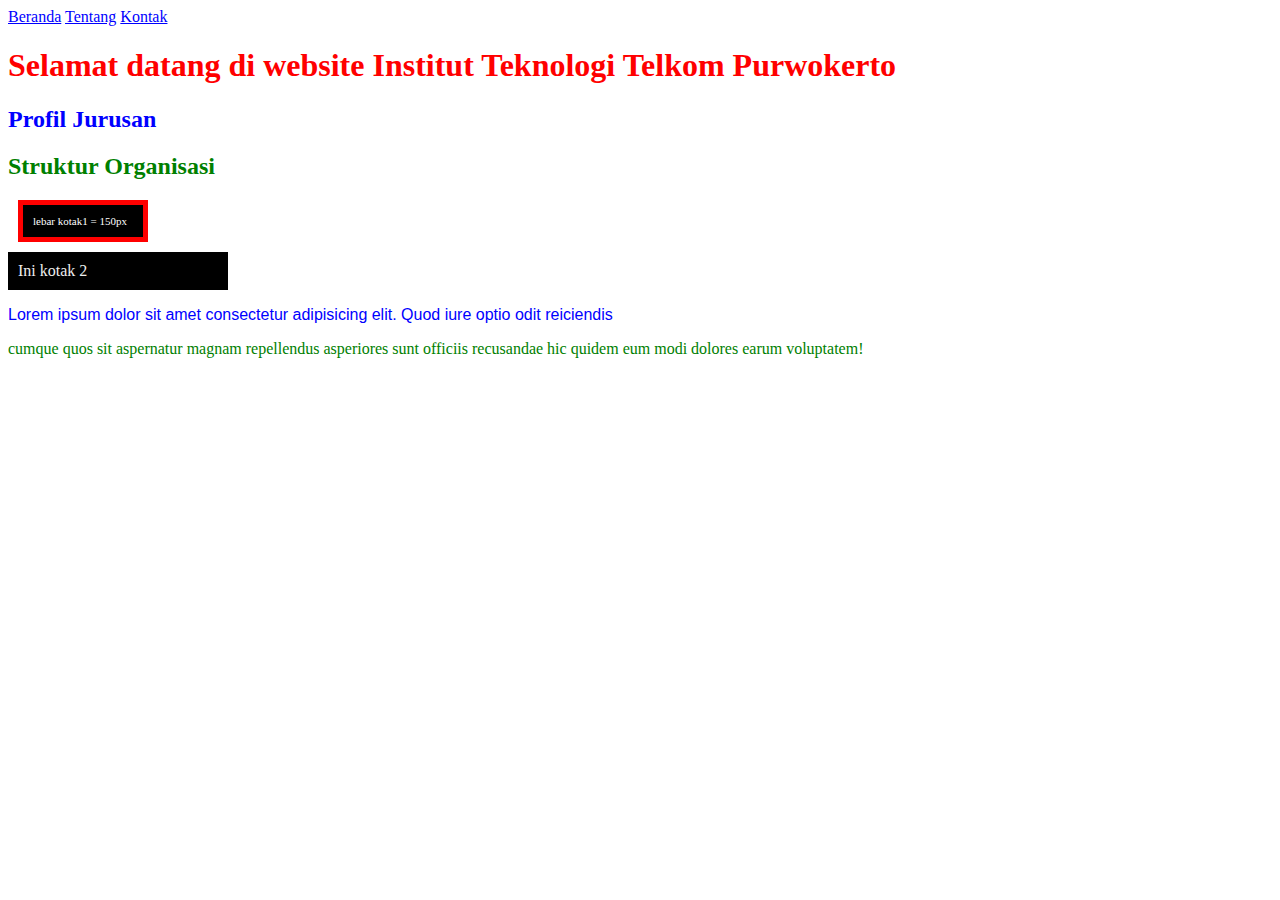
<file: 03_css/index.html>
<!DOCTYPE html>
<html lang="en">
  <head>
    <title>Institut Teknologi Telkom Purwokerto</title>
    <!-- Start CSS -->
    <link rel="stylesheet" href="css/style.css" />
    <!-- End CSS -->
  </head>
  <body>
    <!-- Start Menu -->
    <a href="index.html" title="link menuju Beranda">Beranda</a>
    <a href="about.html" title="link menuju Tentang">Tentang</a>
    <a href="contact.html" title="link menuju Kontak">Kontak</a>
    <!-- End Menu -->

    <!-- Start Heading -->
    <h1>Selamat datang di website Institut Teknologi Telkom Purwokerto</h1>
    <h2 class="biru">Profil Jurusan</h2>
    <h2 class="hijau">Struktur Organisasi</h2>
    <!-- End Heading -->

    <!-- Start Kotak -->
    <div class="kotak1">lebar kotak1 = 150px</div>
    <div class="kotak2">Ini kotak 2</div>
    <!-- End Kotak -->

    <!-- Start Paragraph -->
    <p class="paragraph-sans biru">
      Lorem ipsum dolor sit amet consectetur adipisicing elit. Quod iure optio
      odit reiciendis
    </p>
    <p class="paragraph-serif hijau">
      cumque quos sit aspernatur magnam repellendus asperiores sunt officiis
      recusandae hic quidem eum modi dolores earum voluptatem!
    </p>
    <!-- End Paragraph -->
  </body>
</html>
</file>
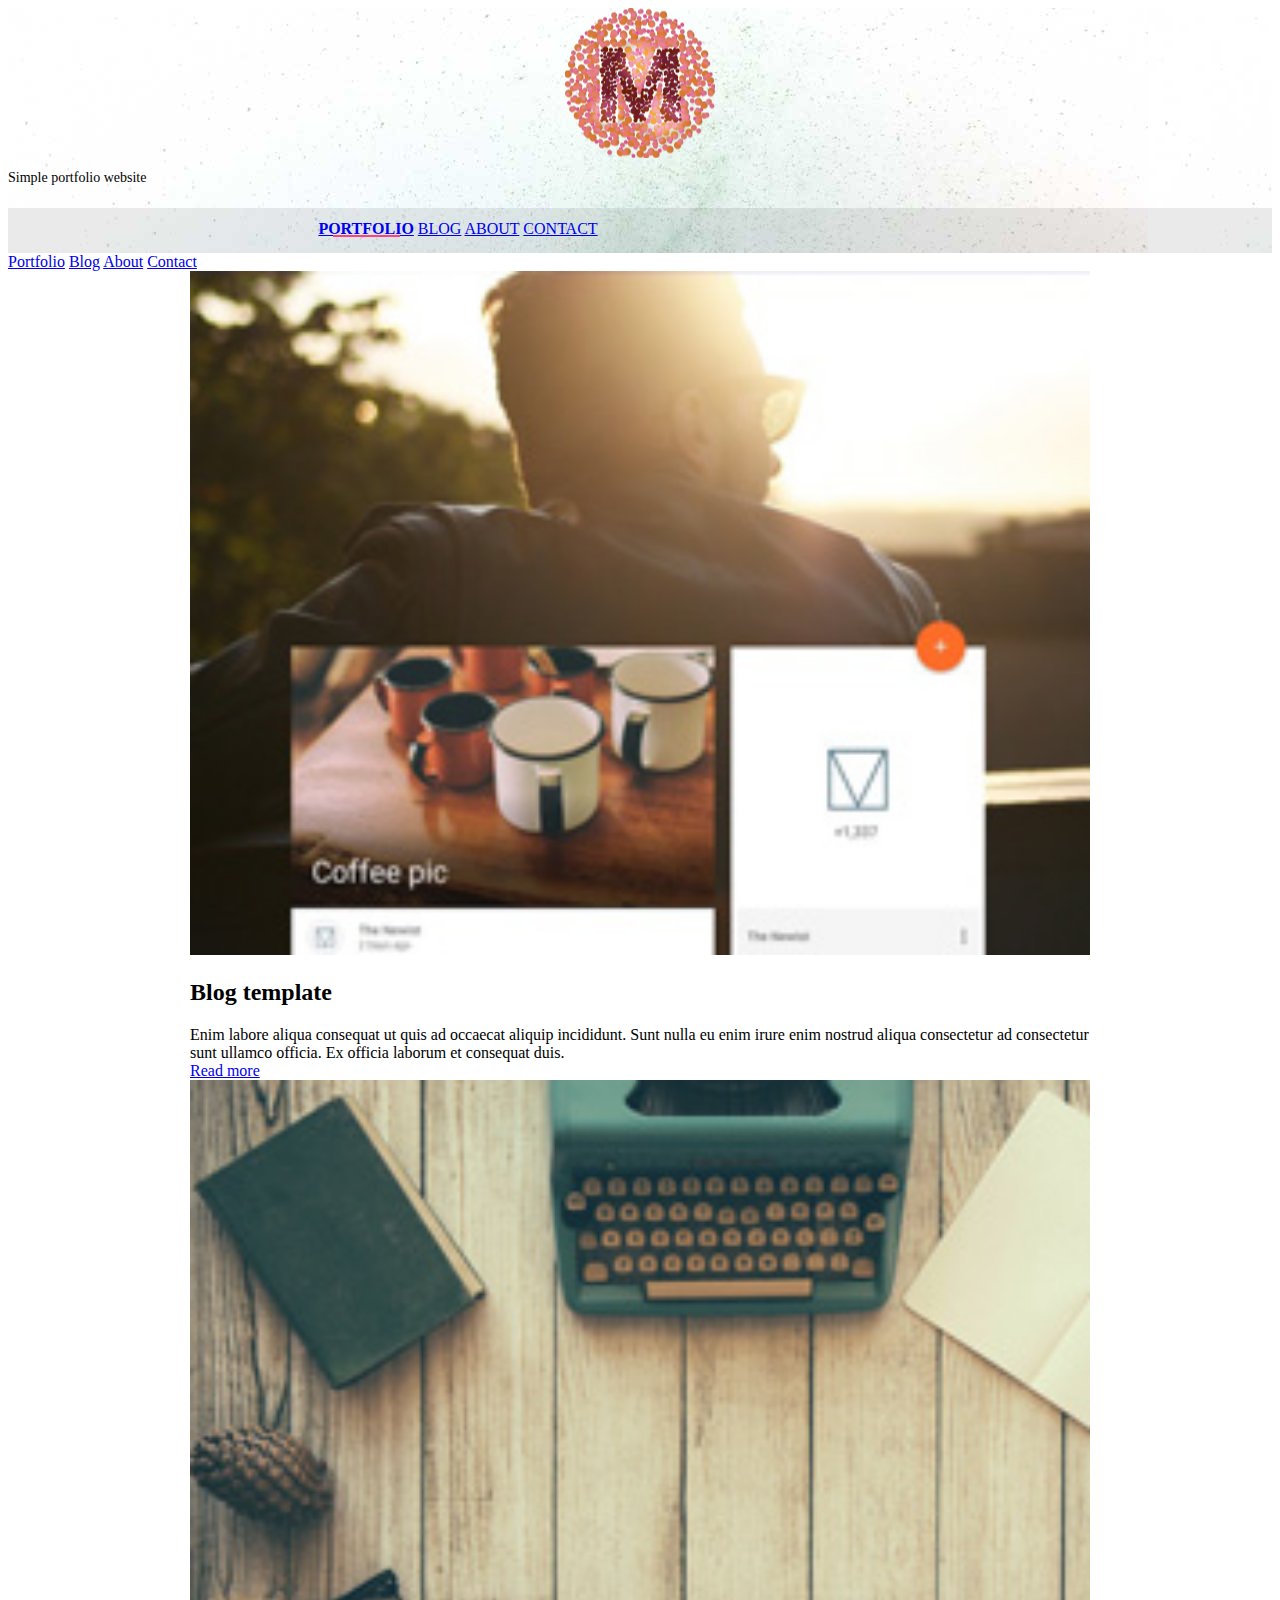
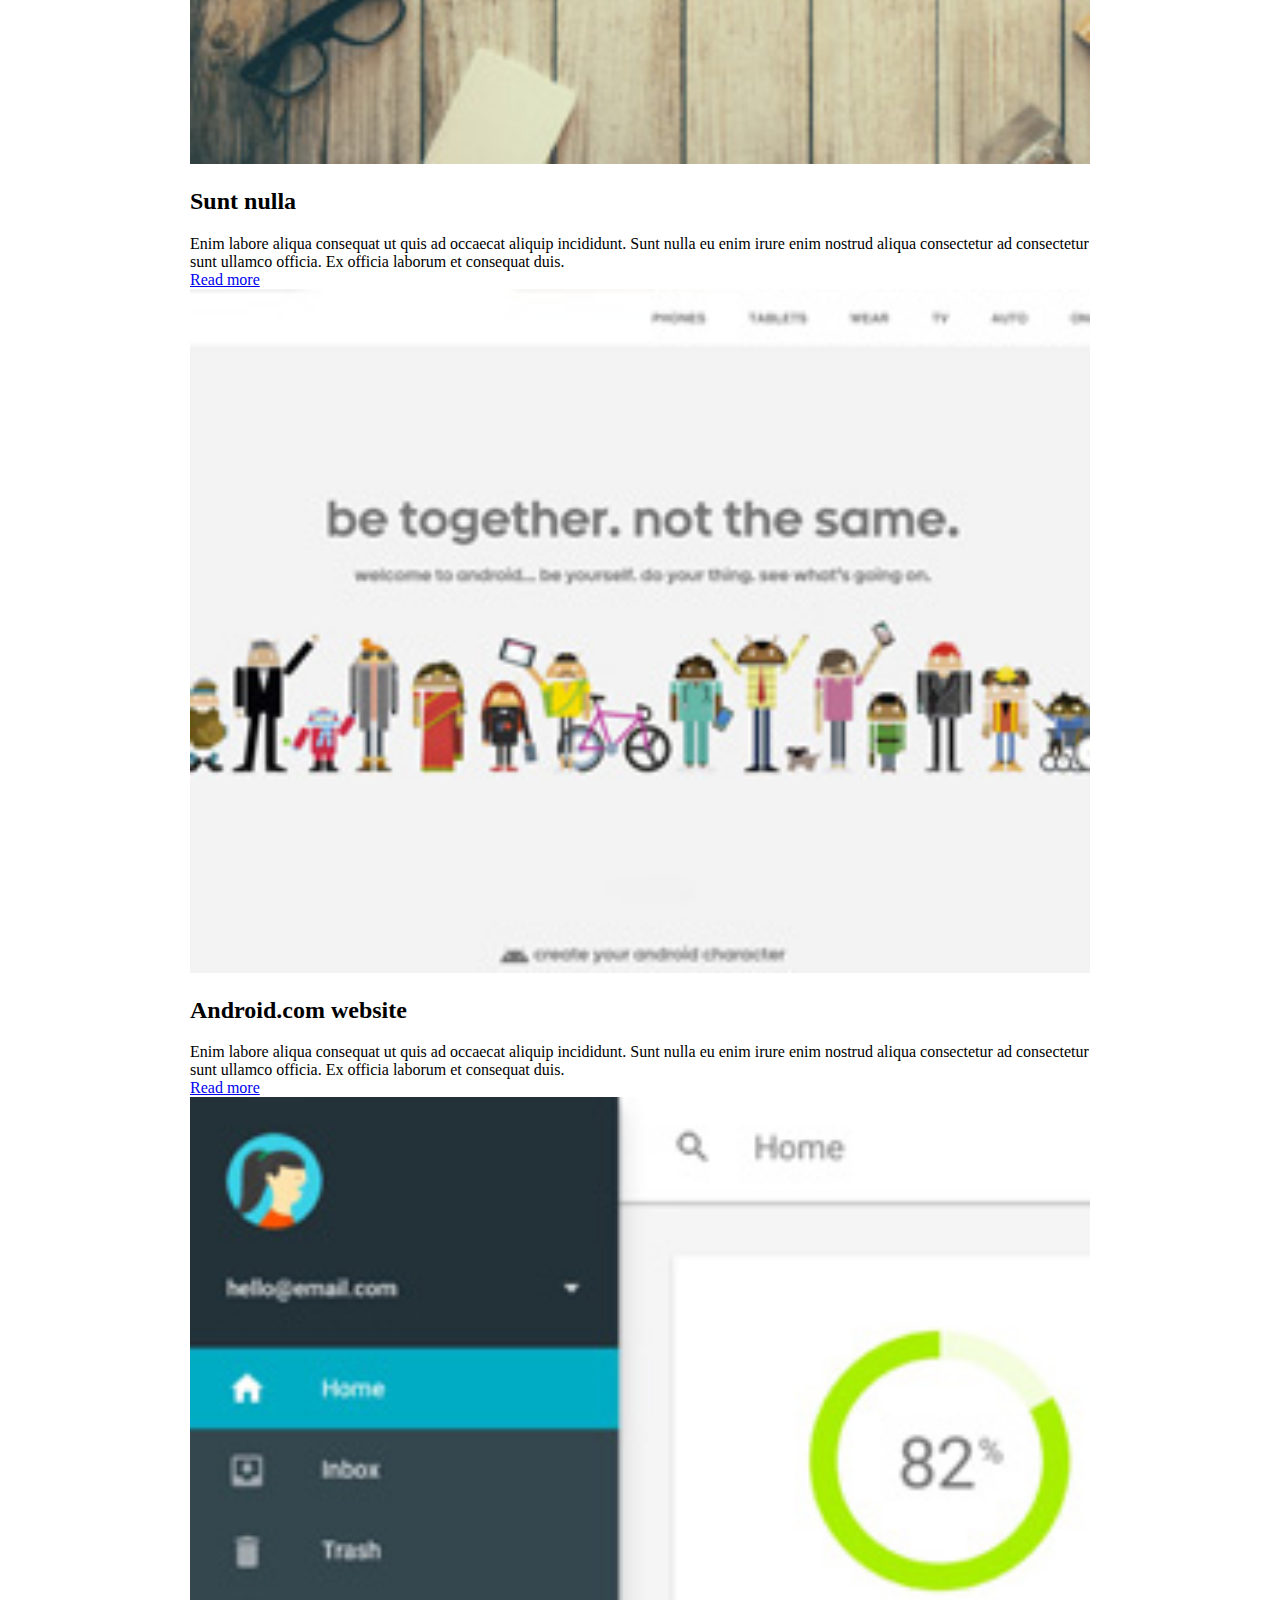
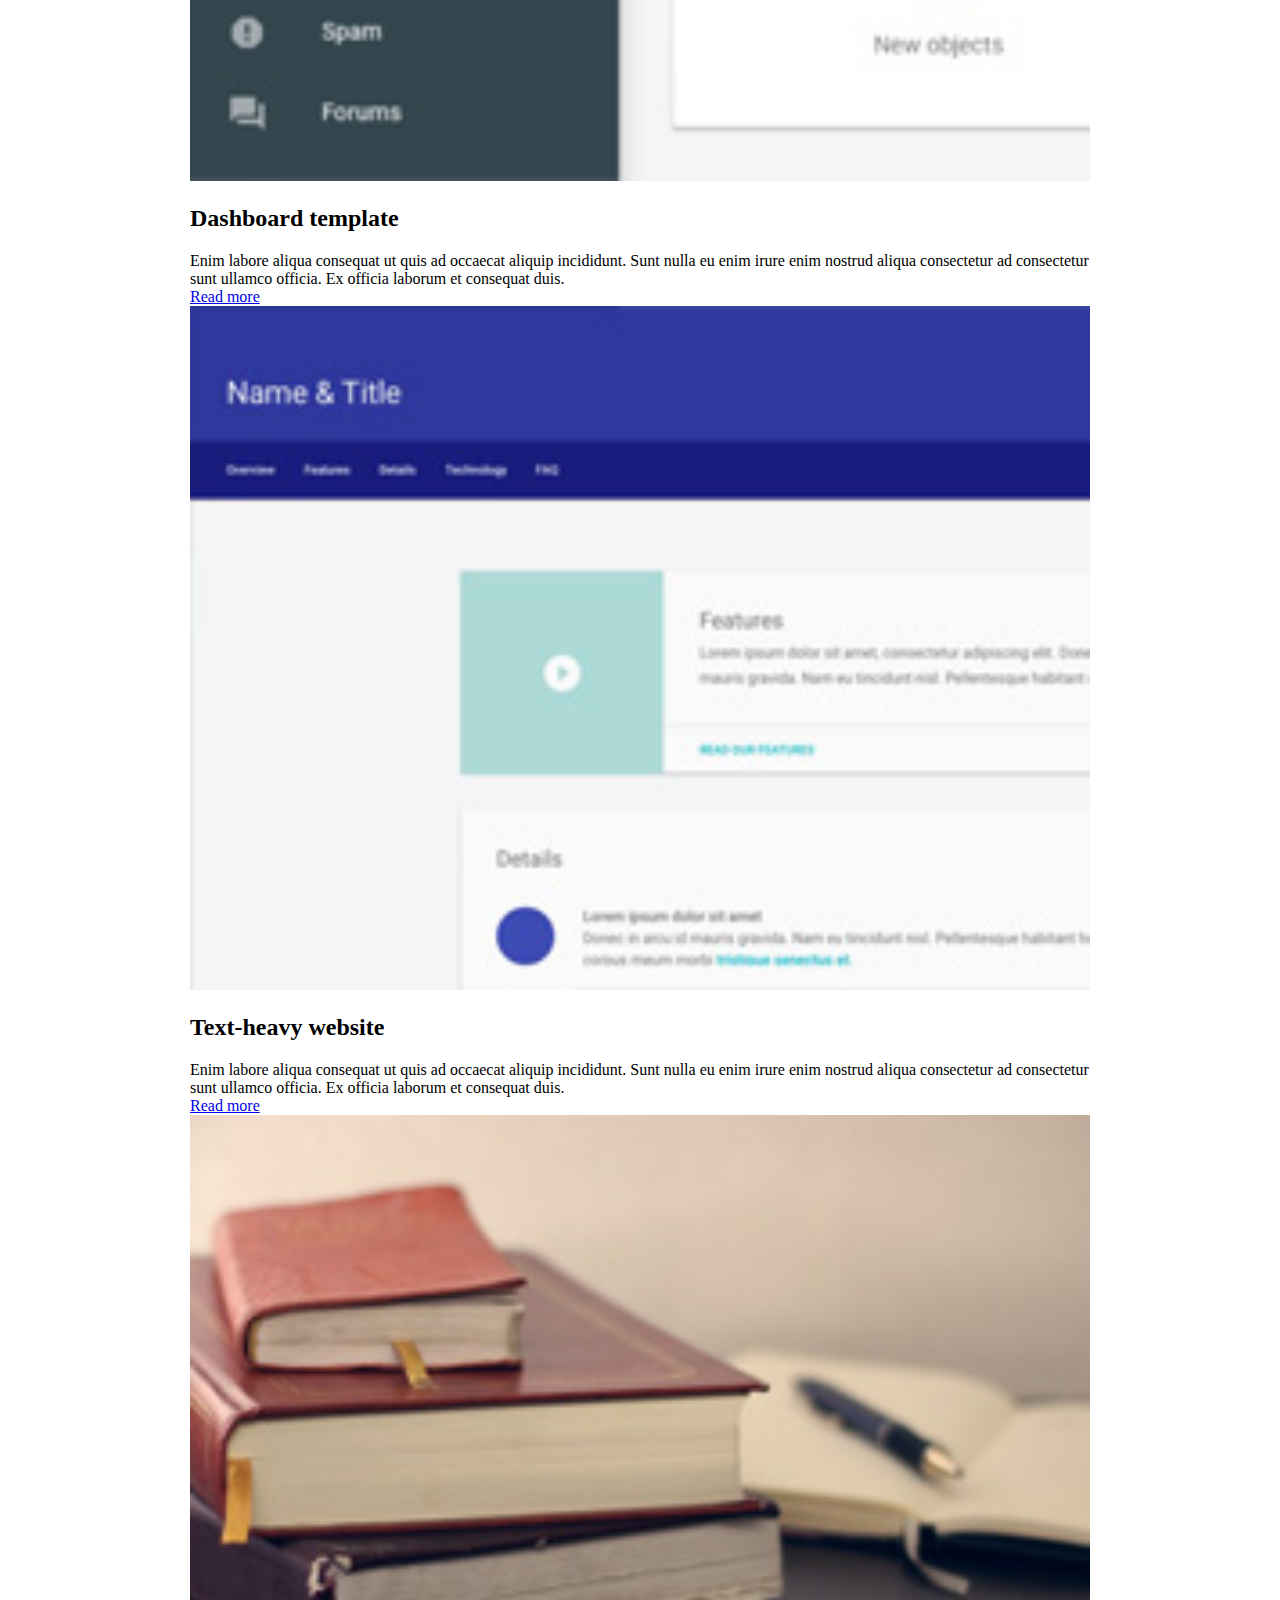
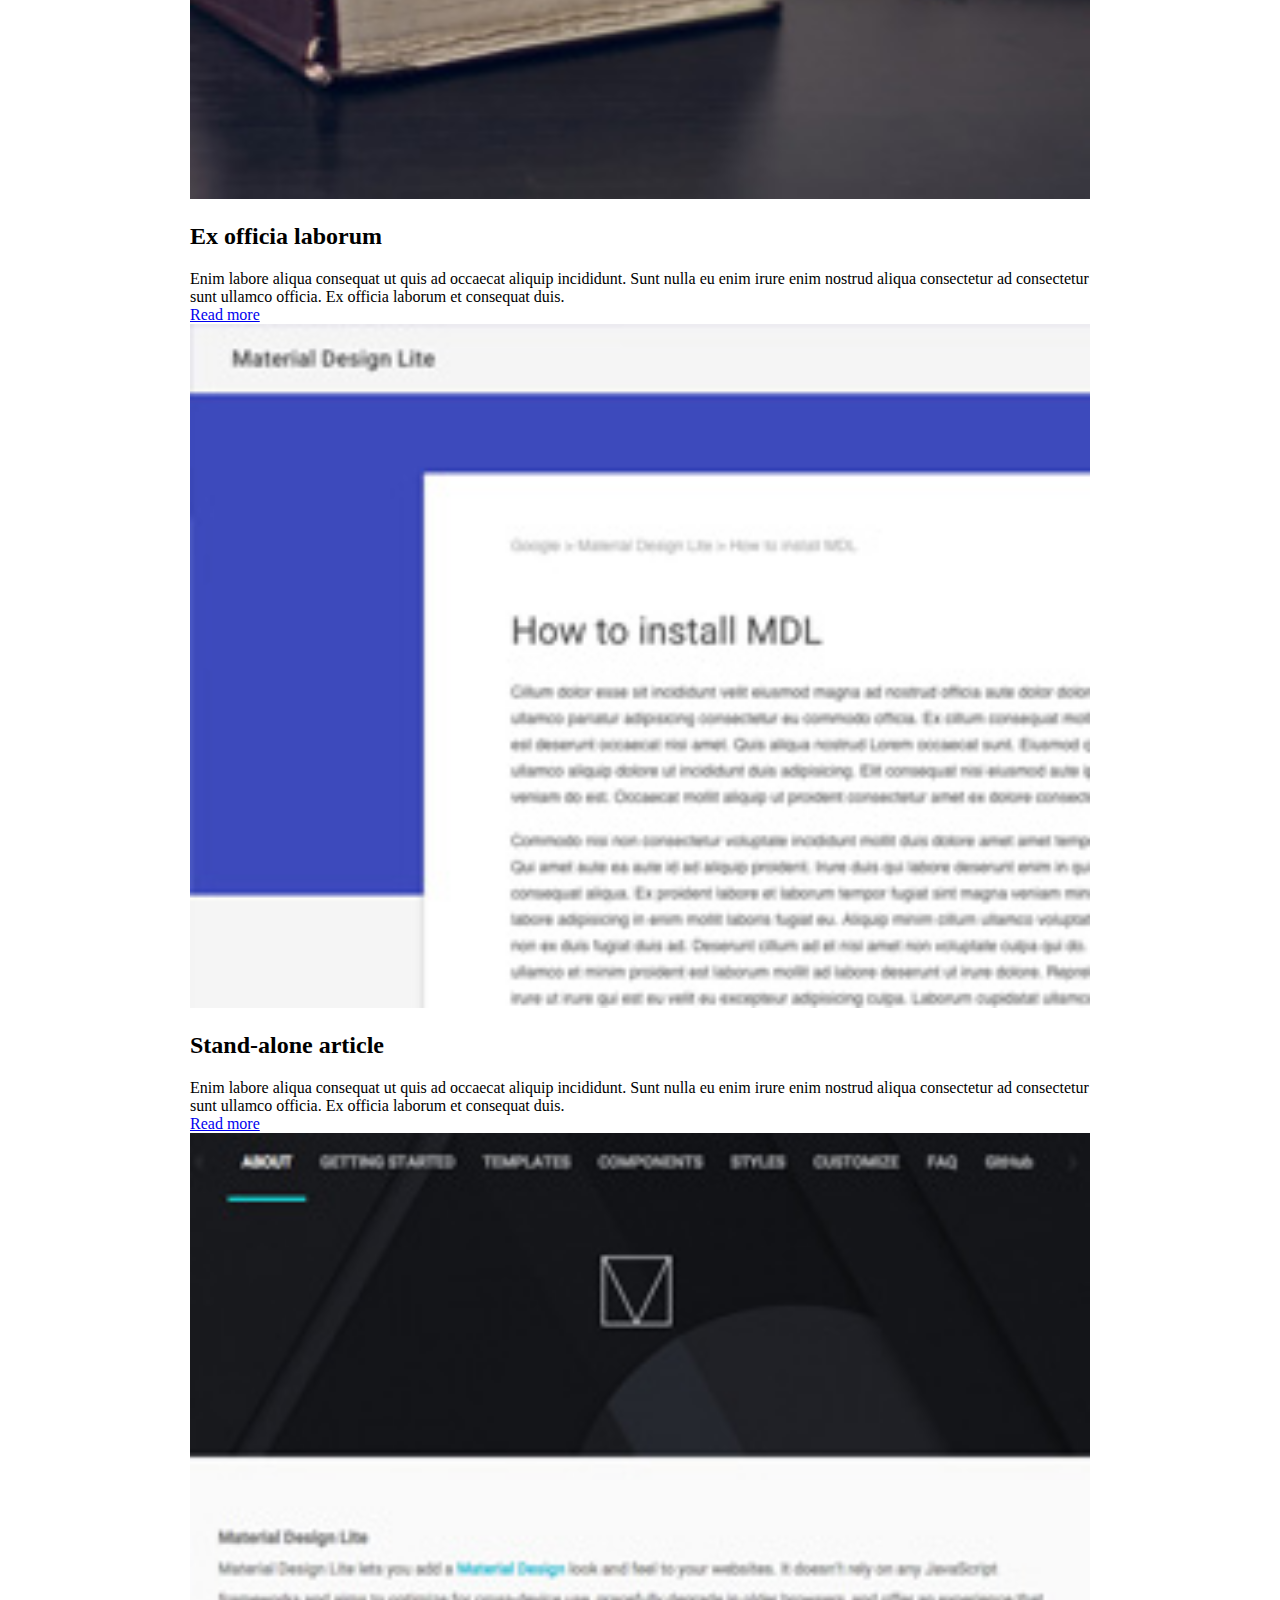
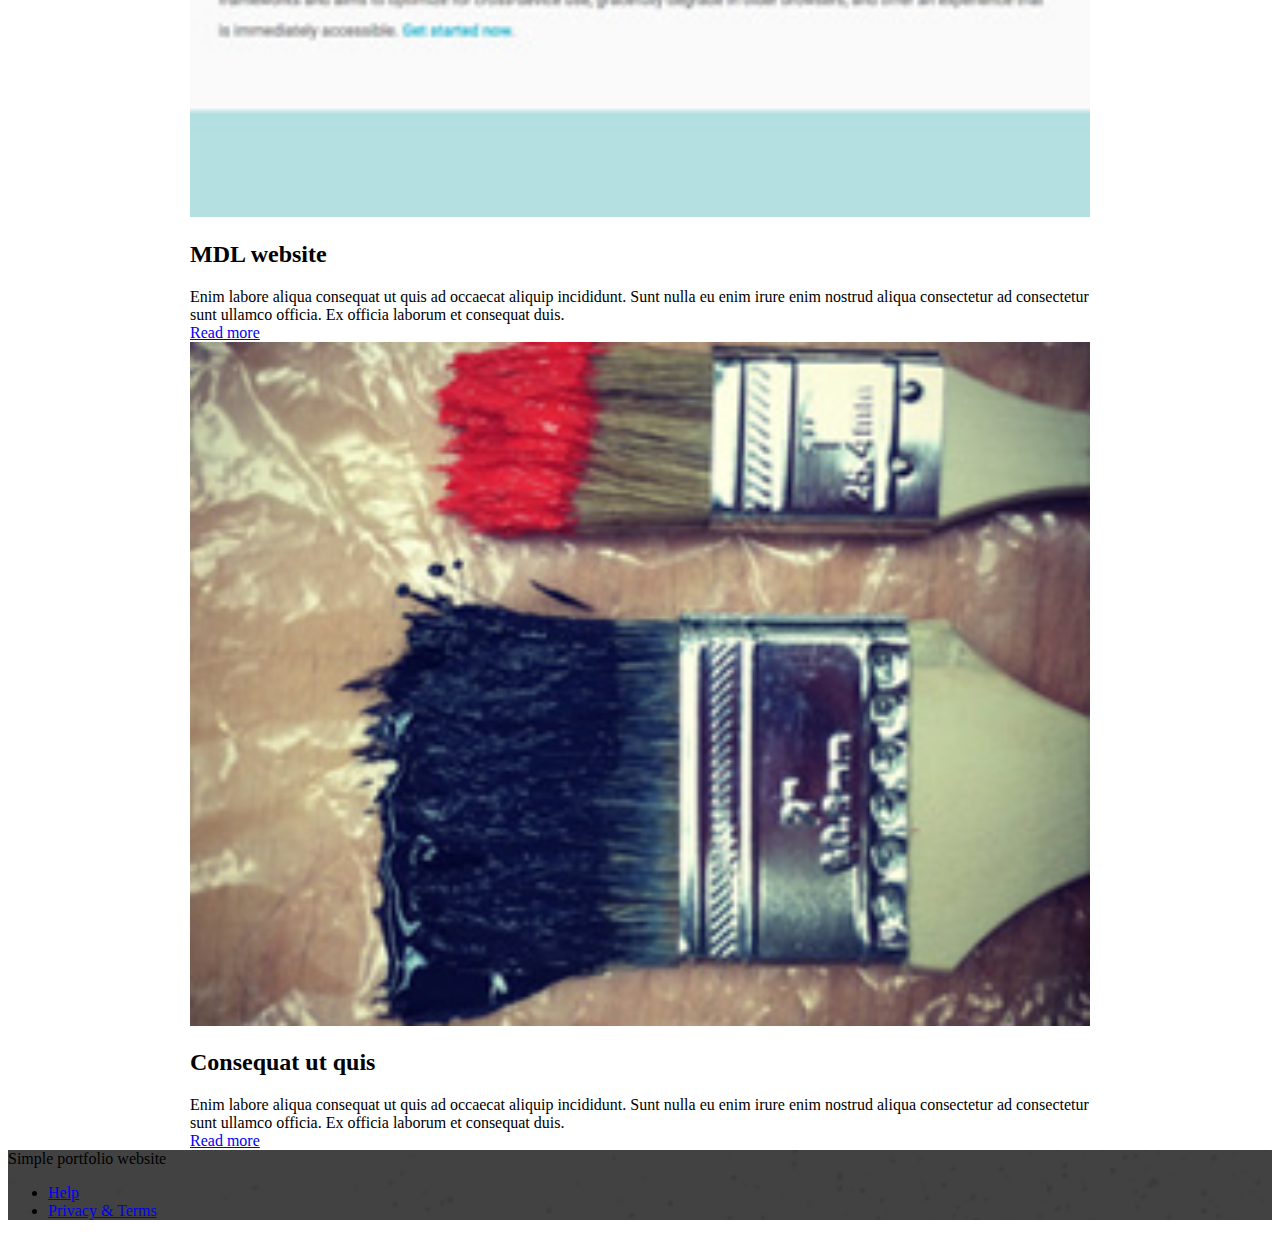
<file: 04_css_framework/google_mdl/index.html>
<!DOCTYPE html>
<!--
  Material Design Lite
  Copyright 2015 Google Inc. All rights reserved.

  Licensed under the Apache License, Version 2.0 (the "License");
  you may not use this file except in compliance with the License.
  You may obtain a copy of the License at

      https://www.apache.org/licenses/LICENSE-2.0

  Unless required by applicable law or agreed to in writing, software
  distributed under the License is distributed on an "AS IS" BASIS,
  WITHOUT WARRANTIES OR CONDITIONS OF ANY KIND, either express or implied.
  See the License for the specific language governing permissions and
  limitations under the License
-->
<html lang="en">
  <head>
    <meta charset="utf-8" />
    <meta http-equiv="X-UA-Compatible" content="IE=edge" />
    <meta
      name="description"
      content="A portfolio template that uses Material Design Lite."
    />
    <meta
      name="viewport"
      content="width=device-width, initial-scale=1.0, minimum-scale=1.0"
    />
    <title>MDL-Static Website</title>
    <link
      rel="stylesheet"
      href="https://fonts.googleapis.com/css?family=Roboto:regular,bold,italic,thin,light,bolditalic,black,medium&amp;lang=en"
    />
    <link
      rel="stylesheet"
      href="https://code.getmdl.io/1.3.0/material.grey-pink.min.css"
    />
    <link rel="stylesheet" href="styles.css" />

    <link
      rel="stylesheet"
      href="https://fonts.googleapis.com/icon?family=Material+Icons"
    />
  </head>

  <body>
    <div class="mdl-layout mdl-js-layout mdl-layout--fixed-header">
      <header
        class="mdl-layout__header mdl-layout__header--waterfall portfolio-header"
      >
        <div class="mdl-layout__header-row portfolio-logo-row">
          <span class="mdl-layout__title">
            <div class="portfolio-logo"></div>
            <span class="mdl-layout__title">Simple portfolio website</span>
          </span>
        </div>
        <div
          class="mdl-layout__header-row portfolio-navigation-row mdl-layout--large-screen-only"
        >
          <nav
            class="mdl-navigation mdl-typography--body-1-force-preferred-font"
          >
            <a class="mdl-navigation__link is-active" href="index.html"
              >Portfolio</a
            >
            <a class="mdl-navigation__link" href="blog.html">Blog</a>
            <a class="mdl-navigation__link" href="about.html">About</a>
            <a class="mdl-navigation__link" href="contact.html">Contact</a>
          </nav>
        </div>
      </header>
      <div class="mdl-layout__drawer mdl-layout--small-screen-only">
        <nav class="mdl-navigation mdl-typography--body-1-force-preferred-font">
          <a class="mdl-navigation__link is-active" href="index.html"
            >Portfolio</a
          >
          <a class="mdl-navigation__link" href="blog.html">Blog</a>
          <a class="mdl-navigation__link" href="about.html">About</a>
          <a class="mdl-navigation__link" href="contact.html">Contact</a>
        </nav>
      </div>
      <main class="mdl-layout__content">
        <div class="mdl-grid portfolio-max-width">
          <div class="mdl-cell mdl-card mdl-shadow--4dp portfolio-card">
            <div class="mdl-card__media">
              <img
                class="article-image"
                src=" images/example-work01.jpg"
                border="0"
                alt=""
              />
            </div>
            <div class="mdl-card__title">
              <h2 class="mdl-card__title-text">Blog template</h2>
            </div>
            <div class="mdl-card__supporting-text">
              Enim labore aliqua consequat ut quis ad occaecat aliquip
              incididunt. Sunt nulla eu enim irure enim nostrud aliqua
              consectetur ad consectetur sunt ullamco officia. Ex officia
              laborum et consequat duis.
            </div>
            <div class="mdl-card__actions mdl-card--border">
              <a
                class="mdl-button mdl-button--colored mdl-js-button mdl-js-ripple-effect mdl-button--accent"
                href="portfolio-example01.html"
                >Read more</a
              >
            </div>
          </div>
          <div class="mdl-cell mdl-card mdl-shadow--4dp portfolio-card">
            <div class="mdl-card__media">
              <img
                class="article-image"
                src=" images/example-work07.jpg"
                border="0"
                alt=""
              />
            </div>
            <div class="mdl-card__title">
              <h2 class="mdl-card__title-text">Sunt nulla</h2>
            </div>
            <div class="mdl-card__supporting-text">
              Enim labore aliqua consequat ut quis ad occaecat aliquip
              incididunt. Sunt nulla eu enim irure enim nostrud aliqua
              consectetur ad consectetur sunt ullamco officia. Ex officia
              laborum et consequat duis.
            </div>
            <div class="mdl-card__actions mdl-card--border">
              <a
                class="mdl-button mdl-button--colored mdl-js-button mdl-js-ripple-effect mdl-button--accent"
                href="portfolio-example01.html"
                >Read more</a
              >
            </div>
          </div>
          <div class="mdl-cell mdl-card mdl-shadow--4dp portfolio-card">
            <div class="mdl-card__media">
              <img
                class="article-image"
                src=" images/example-work02.jpg"
                border="0"
                alt=""
              />
            </div>
            <div class="mdl-card__title">
              <h2 class="mdl-card__title-text">Android.com website</h2>
            </div>
            <div class="mdl-card__supporting-text">
              Enim labore aliqua consequat ut quis ad occaecat aliquip
              incididunt. Sunt nulla eu enim irure enim nostrud aliqua
              consectetur ad consectetur sunt ullamco officia. Ex officia
              laborum et consequat duis.
            </div>
            <div class="mdl-card__actions mdl-card--border">
              <a
                class="mdl-button mdl-button--colored mdl-js-button mdl-js-ripple-effect mdl-button--accent"
                href="portfolio-example01.html"
                >Read more</a
              >
            </div>
          </div>
          <div class="mdl-cell mdl-card mdl-shadow--4dp portfolio-card">
            <div class="mdl-card__media">
              <img
                class="article-image"
                src=" images/example-work03.jpg"
                border="0"
                alt=""
              />
            </div>
            <div class="mdl-card__title">
              <h2 class="mdl-card__title-text">Dashboard template</h2>
            </div>
            <div class="mdl-card__supporting-text">
              Enim labore aliqua consequat ut quis ad occaecat aliquip
              incididunt. Sunt nulla eu enim irure enim nostrud aliqua
              consectetur ad consectetur sunt ullamco officia. Ex officia
              laborum et consequat duis.
            </div>
            <div class="mdl-card__actions mdl-card--border">
              <a
                class="mdl-button mdl-button--colored mdl-js-button mdl-js-ripple-effect mdl-button--accent"
                href="portfolio-example01.html"
                >Read more</a
              >
            </div>
          </div>
          <div class="mdl-cell mdl-card mdl-shadow--4dp portfolio-card">
            <div class="mdl-card__media">
              <img
                class="article-image"
                src=" images/example-work04.jpg"
                border="0"
                alt=""
              />
            </div>
            <div class="mdl-card__title">
              <h2 class="mdl-card__title-text">Text-heavy website</h2>
            </div>
            <div class="mdl-card__supporting-text">
              Enim labore aliqua consequat ut quis ad occaecat aliquip
              incididunt. Sunt nulla eu enim irure enim nostrud aliqua
              consectetur ad consectetur sunt ullamco officia. Ex officia
              laborum et consequat duis.
            </div>
            <div class="mdl-card__actions mdl-card--border">
              <a
                class="mdl-button mdl-button--colored mdl-js-button mdl-js-ripple-effect mdl-button--accent"
                href="portfolio-example01.html"
                >Read more</a
              >
            </div>
          </div>
          <div class="mdl-cell mdl-card mdl-shadow--4dp portfolio-card">
            <div class="mdl-card__media">
              <img
                class="article-image"
                src=" images/example-work08.jpg"
                border="0"
                alt=""
              />
            </div>
            <div class="mdl-card__title">
              <h2 class="mdl-card__title-text">Ex officia laborum</h2>
            </div>
            <div class="mdl-card__supporting-text">
              Enim labore aliqua consequat ut quis ad occaecat aliquip
              incididunt. Sunt nulla eu enim irure enim nostrud aliqua
              consectetur ad consectetur sunt ullamco officia. Ex officia
              laborum et consequat duis.
            </div>
            <div class="mdl-card__actions mdl-card--border">
              <a
                class="mdl-button mdl-button--colored mdl-js-button mdl-js-ripple-effect mdl-button--accent"
                href="portfolio-example01.html"
                >Read more</a
              >
            </div>
          </div>
          <div class="mdl-cell mdl-card mdl-shadow--4dp portfolio-card">
            <div class="mdl-card__media">
              <img
                class="article-image"
                src=" images/example-work05.jpg"
                border="0"
                alt=""
              />
            </div>
            <div class="mdl-card__title">
              <h2 class="mdl-card__title-text">Stand-alone article</h2>
            </div>
            <div class="mdl-card__supporting-text">
              Enim labore aliqua consequat ut quis ad occaecat aliquip
              incididunt. Sunt nulla eu enim irure enim nostrud aliqua
              consectetur ad consectetur sunt ullamco officia. Ex officia
              laborum et consequat duis.
            </div>
            <div class="mdl-card__actions mdl-card--border">
              <a
                class="mdl-button mdl-button--colored mdl-js-button mdl-js-ripple-effect mdl-button--accent"
                href="portfolio-example01.html"
                >Read more</a
              >
            </div>
          </div>
          <div class="mdl-cell mdl-card mdl-shadow--4dp portfolio-card">
            <div class="mdl-card__media">
              <img
                class="article-image"
                src=" images/example-work06.jpg"
                border="0"
                alt=""
              />
            </div>
            <div class="mdl-card__title">
              <h2 class="mdl-card__title-text">MDL website</h2>
            </div>
            <div class="mdl-card__supporting-text">
              Enim labore aliqua consequat ut quis ad occaecat aliquip
              incididunt. Sunt nulla eu enim irure enim nostrud aliqua
              consectetur ad consectetur sunt ullamco officia. Ex officia
              laborum et consequat duis.
            </div>
            <div class="mdl-card__actions mdl-card--border">
              <a
                class="mdl-button mdl-button--colored mdl-js-button mdl-js-ripple-effect mdl-button--accent"
                href="portfolio-example01.html"
                >Read more</a
              >
            </div>
          </div>
          <div class="mdl-cell mdl-card mdl-shadow--4dp portfolio-card">
            <div class="mdl-card__media">
              <img
                class="article-image"
                src=" images/example-work09.jpg"
                border="0"
                alt=""
              />
            </div>
            <div class="mdl-card__title">
              <h2 class="mdl-card__title-text">Consequat ut quis</h2>
            </div>
            <div class="mdl-card__supporting-text">
              Enim labore aliqua consequat ut quis ad occaecat aliquip
              incididunt. Sunt nulla eu enim irure enim nostrud aliqua
              consectetur ad consectetur sunt ullamco officia. Ex officia
              laborum et consequat duis.
            </div>
            <div class="mdl-card__actions mdl-card--border">
              <a
                class="mdl-button mdl-button--colored mdl-js-button mdl-js-ripple-effect mdl-button--accent"
                href="portfolio-example01.html"
                >Read more</a
              >
            </div>
          </div>
        </div>
        <footer class="mdl-mini-footer">
          <div class="mdl-mini-footer__left-section">
            <div class="mdl-logo">Simple portfolio website</div>
          </div>
          <div class="mdl-mini-footer__right-section">
            <ul class="mdl-mini-footer__link-list">
              <li><a href="#">Help</a></li>
              <li><a href="#">Privacy & Terms</a></li>
            </ul>
          </div>
        </footer>
      </main>
    </div>
    <script src="https://code.getmdl.io/1.3.0/material.min.js"></script>
  </body>
</html>
</file>
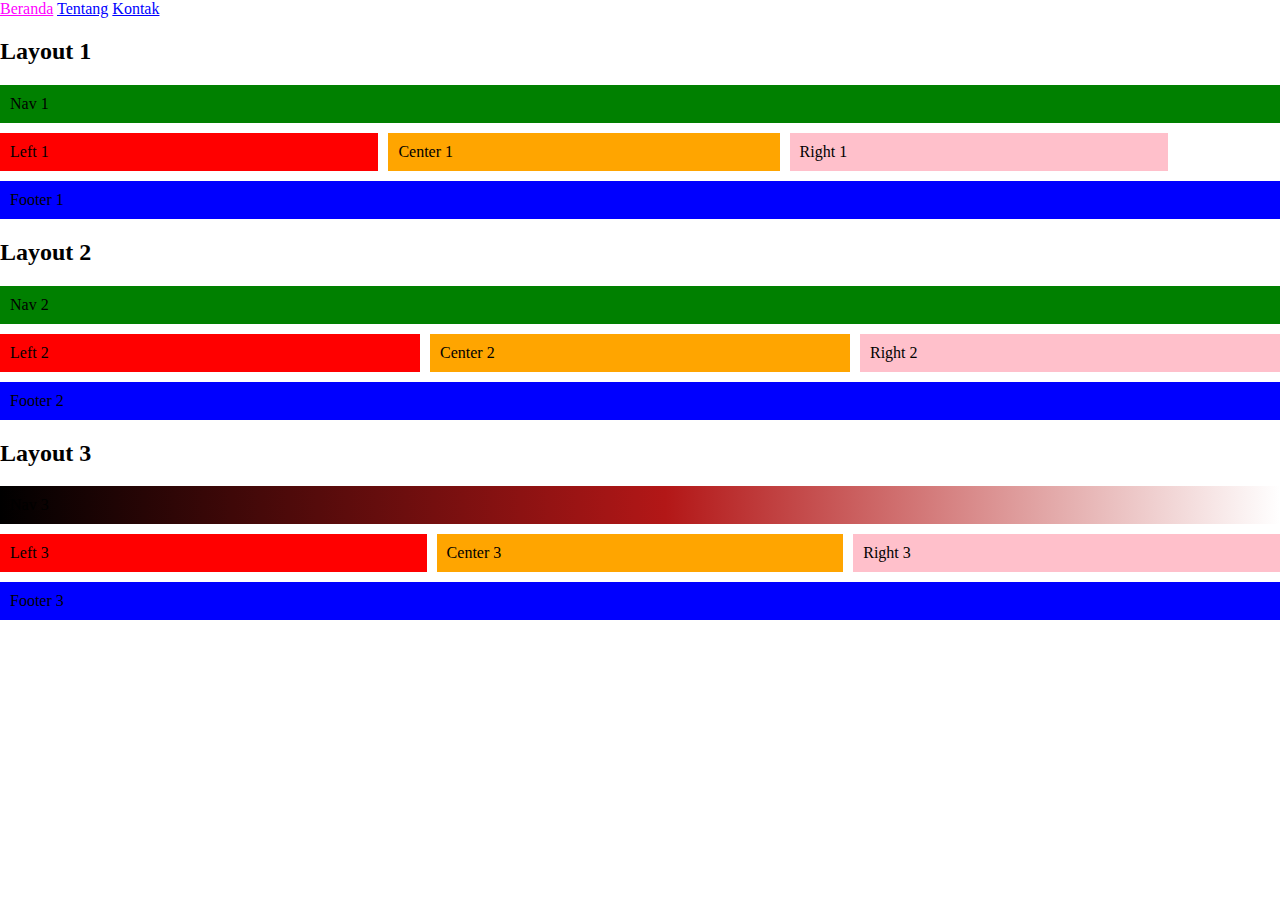
<file: 03_css/about.html>
<!DOCTYPE html>
<html lang="en">
  <head>
    <title>Institut Teknologi Telkom Purwokerto</title>
    <!-- Start CSS -->
    <link rel="stylesheet" href="css/style.css" />
    <link rel="stylesheet" href="css/layout.css" />
    <!-- End CSS -->
  </head>
  <body>
    <!-- Start Menu -->
    <a href="index.html" title="link menuju Beranda">Beranda</a>
    <a href="about.html" title="link menuju Tentang">Tentang</a>
    <a href="contact.html" title="link menuju Kontak">Kontak</a>
    <!-- End Menu -->

    <!-- Start Layout 1 -->
    <h2>Layout 1</h2>
    <nav class="nav-1 bghijau">Nav 1</nav>
    <main class="main-1">
      <section class="left-1 bgmerah">Left 1</section>
      <section class="center-1 bgorange">Center 1</section>
      <section class="right-1 bgpink">Right 1</section>
    </main>
    <footer class="footer-1 bgbiru">Footer 1</footer>
    <!-- End Layout 1 -->

    <!-- Start Layout 2 -->
    <h2>Layout 2</h2>
    <nav class="nav-2 bghijau">Nav 2</nav>
    <main class="main-2">
      <section class="left-2 bgmerah">Left 2</section>
      <section class="center-2 bgorange">Center 2</section>
      <section class="right-2 bgpink">Right 2</section>
    </main>
    <footer class="footer-2 bgbiru">Footer 2</footer>
    <!-- End Layout 2 -->

    <!-- Start Layout 3 -->
    <h2>Layout 3</h2>
    <nav class="nav-3 bgcool">Nav 3</nav>
    <main class="main-3">
      <section class="left-3 bgmerah">Left 3</section>
      <section class="center-3 bgorange">Center 3</section>
      <section class="right-3 bgpink">Right 3</section>
    </main>
    <footer class="footer-3 bgbiru">Footer 3</footer>
    <!-- End Layout 3 -->
  </body>
</html>
</file>
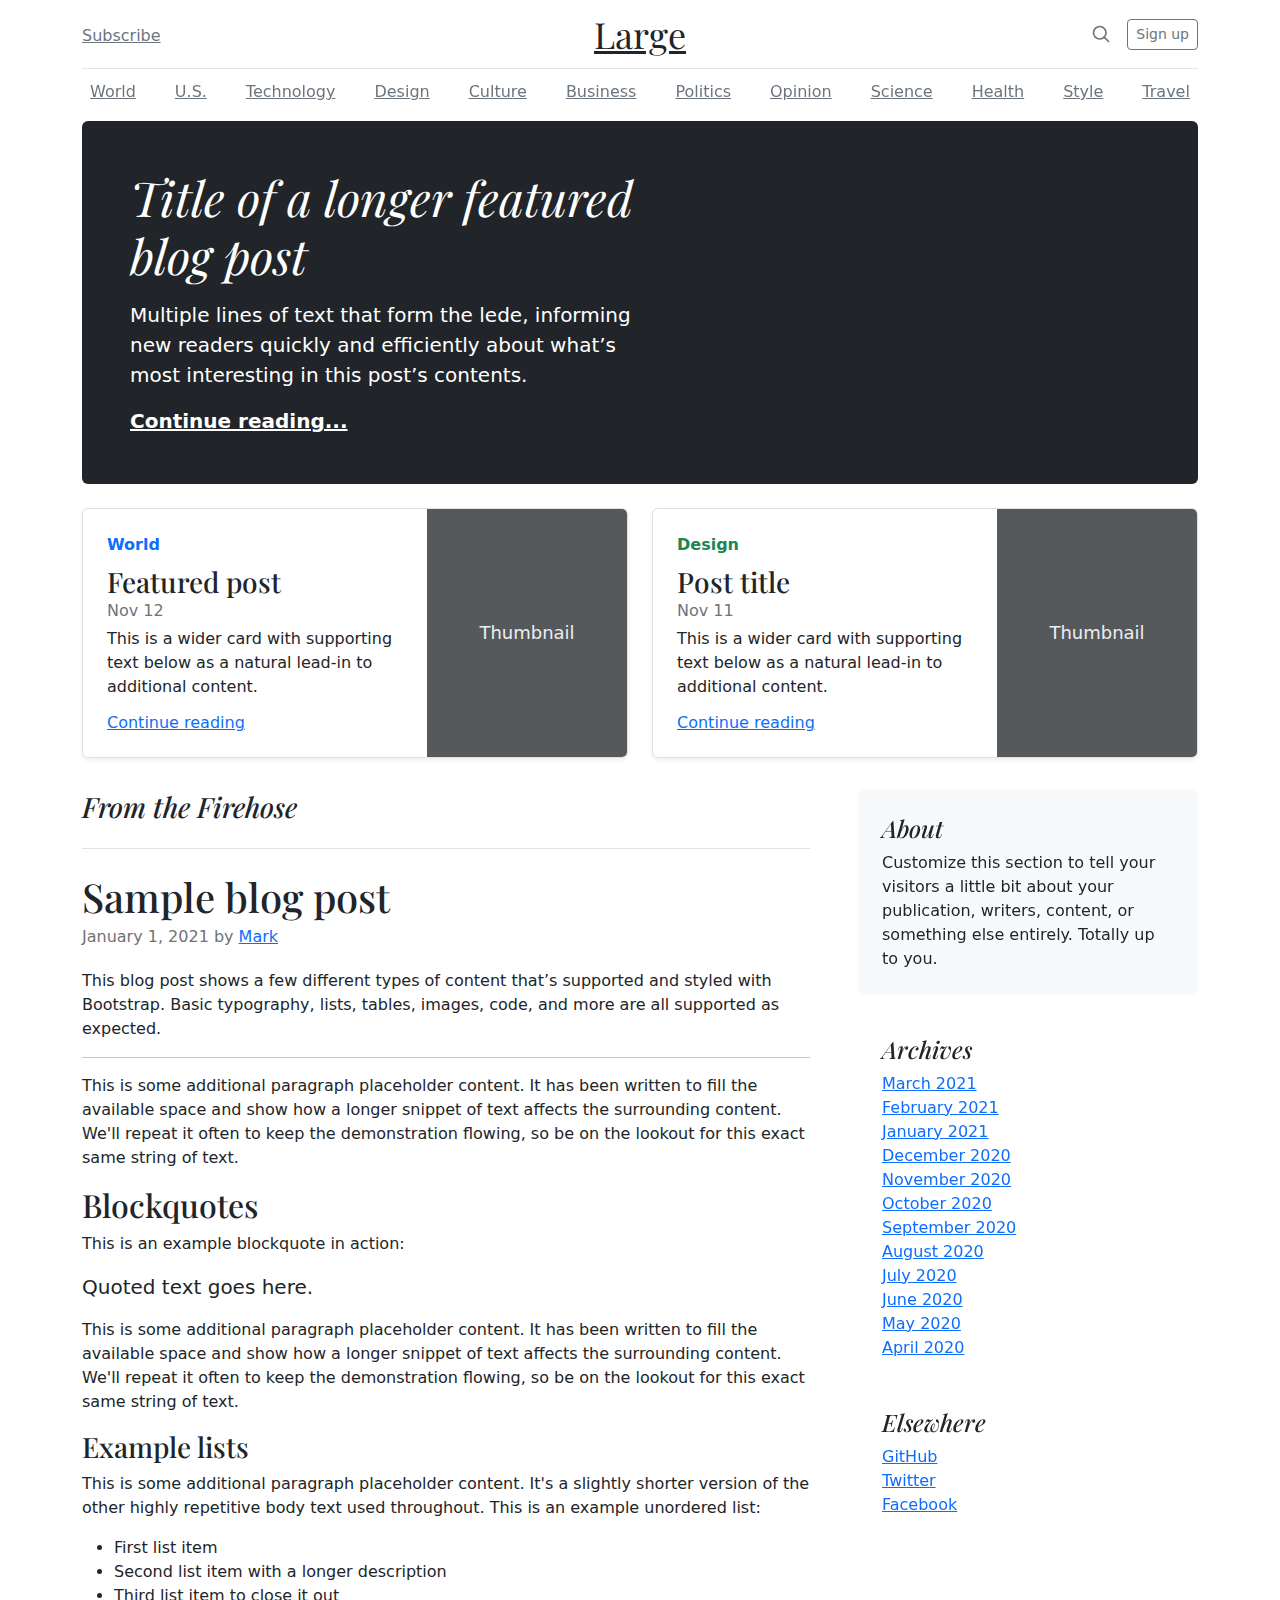
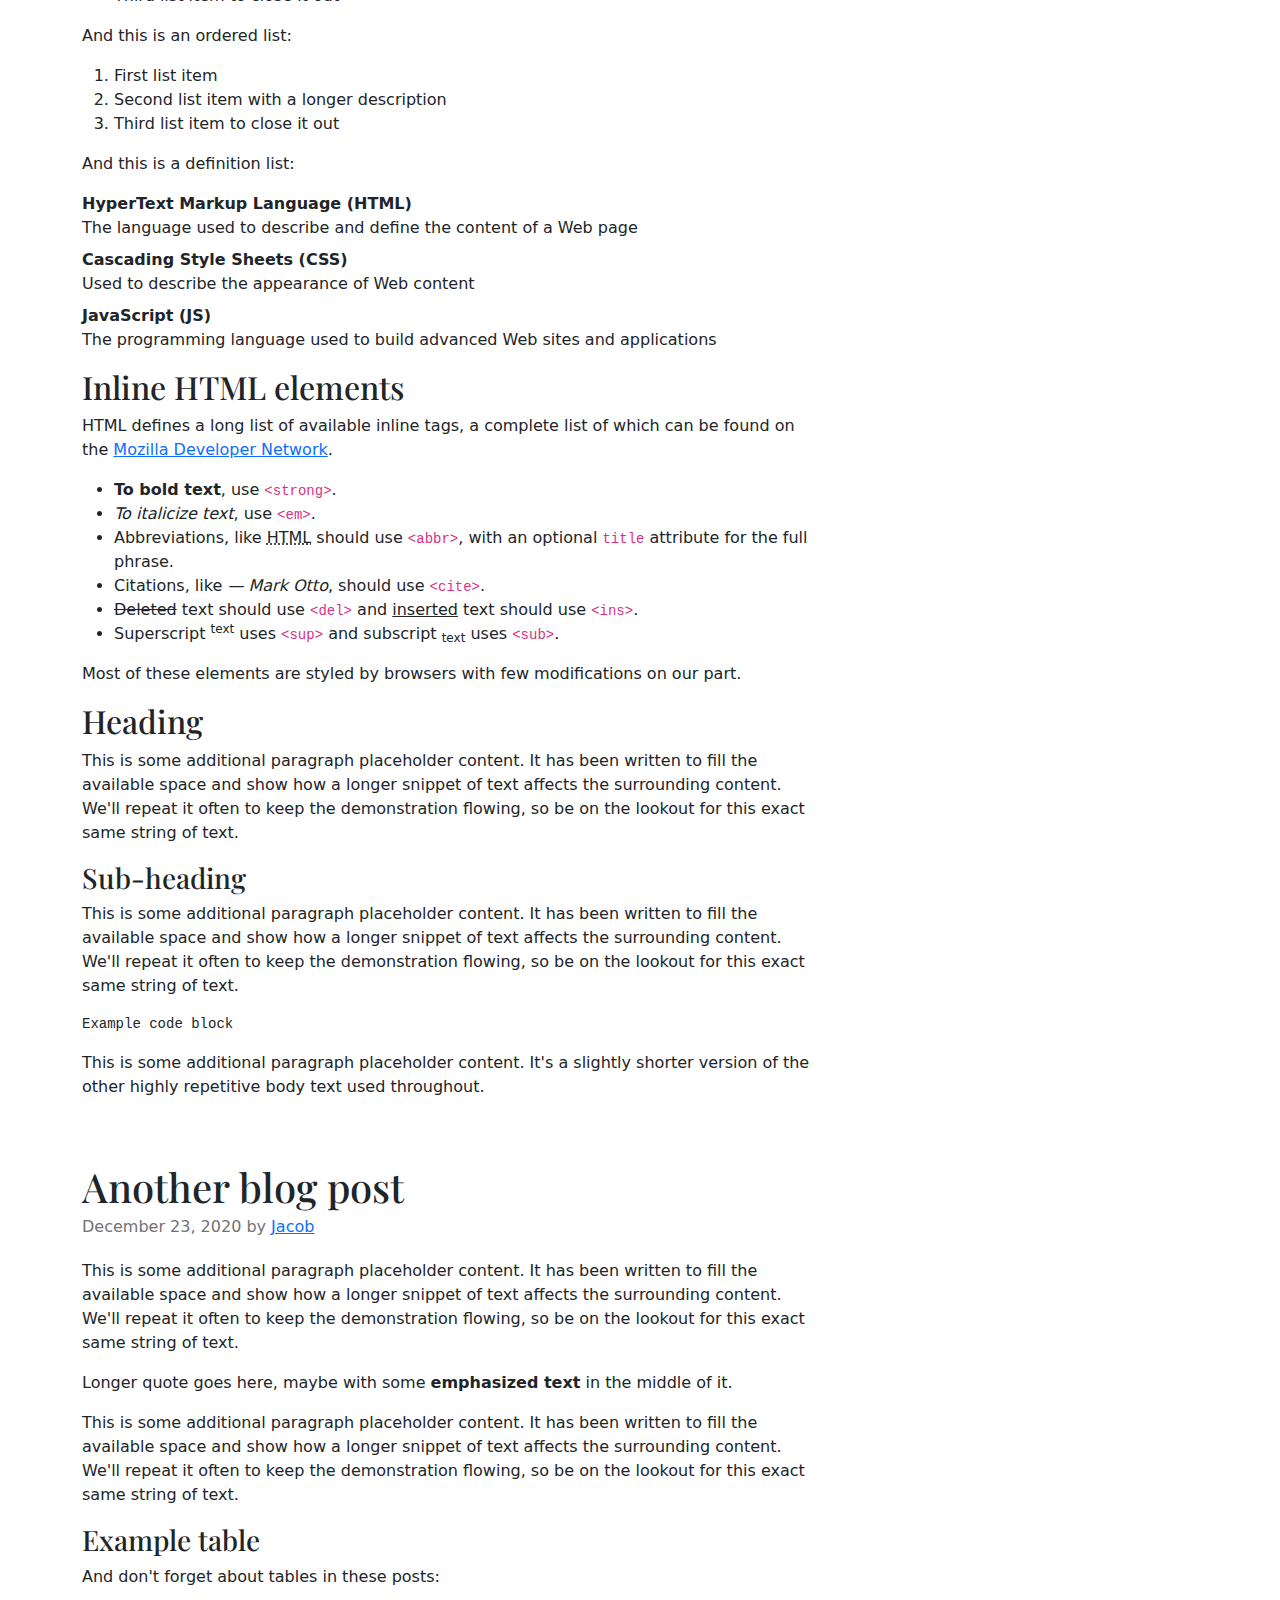
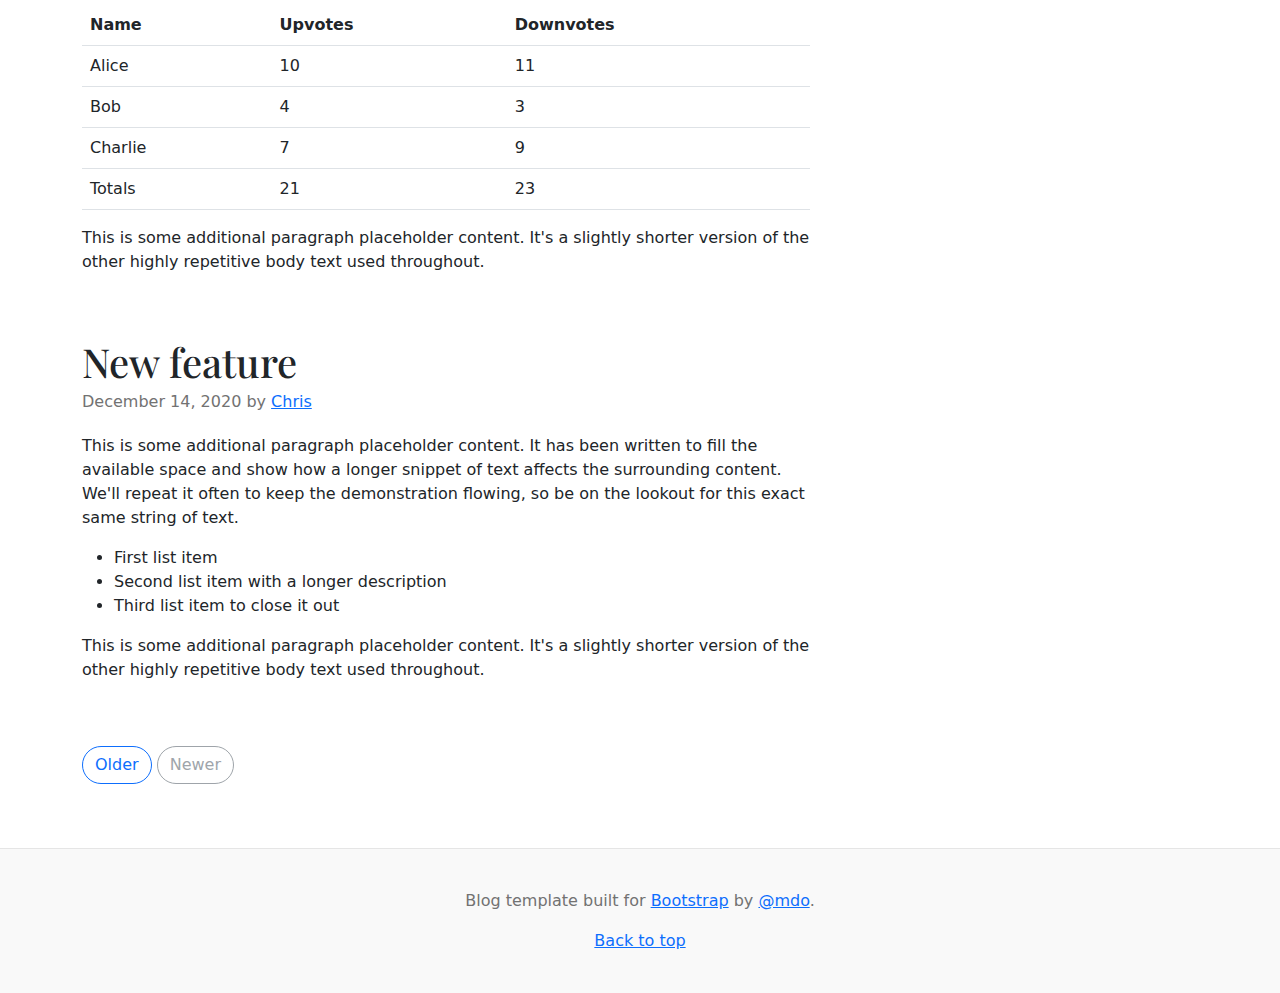
<file: 04_css_framework/bootstrap/blog.html>
<!DOCTYPE html>
<html lang="en">
  <head>
    <meta charset="utf-8" />
    <meta name="viewport" content="width=device-width, initial-scale=1" />
    <meta name="description" content="" />
    <meta
      name="author"
      content="Mark Otto, Jacob Thornton, and Bootstrap contributors"
    />
    <meta name="generator" content="Hugo 0.104.2" />
    <title>Blog Template · Bootstrap v5.2</title>

    <link
      rel="canonical"
      href="https://getbootstrap.com/docs/5.2/examples/blog/"
    />

    <link href="css/bootstrap.min.css" rel="stylesheet" />

    <!-- Favicons -->
    <link
      rel="apple-touch-icon"
      href="/docs/5.2/assets/img/favicons/apple-touch-icon.png"
      sizes="180x180"
    />
    <link
      rel="icon"
      href="/docs/5.2/assets/img/favicons/favicon-32x32.png"
      sizes="32x32"
      type="image/png"
    />
    <link
      rel="icon"
      href="/docs/5.2/assets/img/favicons/favicon-16x16.png"
      sizes="16x16"
      type="image/png"
    />
    <link rel="manifest" href="/docs/5.2/assets/img/favicons/manifest.json" />
    <link
      rel="mask-icon"
      href="/docs/5.2/assets/img/favicons/safari-pinned-tab.svg"
      color="#712cf9"
    />
    <link rel="icon" href="/docs/5.2/assets/img/favicons/favicon.ico" />
    <meta name="theme-color" content="#712cf9" />

    <style>
      .bd-placeholder-img {
        font-size: 1.125rem;
        text-anchor: middle;
        -webkit-user-select: none;
        -moz-user-select: none;
        user-select: none;
      }

      @media (min-width: 768px) {
        .bd-placeholder-img-lg {
          font-size: 3.5rem;
        }
      }

      .b-example-divider {
        height: 3rem;
        background-color: rgba(0, 0, 0, 0.1);
        border: solid rgba(0, 0, 0, 0.15);
        border-width: 1px 0;
        box-shadow: inset 0 0.5em 1.5em rgba(0, 0, 0, 0.1),
          inset 0 0.125em 0.5em rgba(0, 0, 0, 0.15);
      }

      .b-example-vr {
        flex-shrink: 0;
        width: 1.5rem;
        height: 100vh;
      }

      .bi {
        vertical-align: -0.125em;
        fill: currentColor;
      }

      .nav-scroller {
        position: relative;
        z-index: 2;
        height: 2.75rem;
        overflow-y: hidden;
      }

      .nav-scroller .nav {
        display: flex;
        flex-wrap: nowrap;
        padding-bottom: 1rem;
        margin-top: -1px;
        overflow-x: auto;
        text-align: center;
        white-space: nowrap;
        -webkit-overflow-scrolling: touch;
      }
    </style>

    <!-- Custom styles for this template -->
    <link
      href="https://fonts.googleapis.com/css?family=Playfair&#43;Display:700,900&amp;display=swap"
      rel="stylesheet"
    />
    <!-- Custom styles for this template -->
    <link href="css/blog.css" rel="stylesheet" />
  </head>
  <body>
    <div class="container">
      <header class="blog-header lh-1 py-3">
        <div class="row flex-nowrap justify-content-between align-items-center">
          <div class="col-4 pt-1">
            <a class="link-secondary" href="#">Subscribe</a>
          </div>
          <div class="col-4 text-center">
            <a class="blog-header-logo text-dark" href="#">Large</a>
          </div>
          <div class="col-4 d-flex justify-content-end align-items-center">
            <a class="link-secondary" href="#" aria-label="Search">
              <svg
                xmlns="http://www.w3.org/2000/svg"
                width="20"
                height="20"
                fill="none"
                stroke="currentColor"
                stroke-linecap="round"
                stroke-linejoin="round"
                stroke-width="2"
                class="mx-3"
                role="img"
                viewBox="0 0 24 24"
              >
                <title>Search</title>
                <circle cx="10.5" cy="10.5" r="7.5" />
                <path d="M21 21l-5.2-5.2" />
              </svg>
            </a>
            <a class="btn btn-sm btn-outline-secondary" href="#">Sign up</a>
          </div>
        </div>
      </header>

      <div class="nav-scroller py-1 mb-2">
        <nav class="nav d-flex justify-content-between">
          <a class="p-2 link-secondary" href="#">World</a>
          <a class="p-2 link-secondary" href="#">U.S.</a>
          <a class="p-2 link-secondary" href="#">Technology</a>
          <a class="p-2 link-secondary" href="#">Design</a>
          <a class="p-2 link-secondary" href="#">Culture</a>
          <a class="p-2 link-secondary" href="#">Business</a>
          <a class="p-2 link-secondary" href="#">Politics</a>
          <a class="p-2 link-secondary" href="#">Opinion</a>
          <a class="p-2 link-secondary" href="#">Science</a>
          <a class="p-2 link-secondary" href="#">Health</a>
          <a class="p-2 link-secondary" href="#">Style</a>
          <a class="p-2 link-secondary" href="#">Travel</a>
        </nav>
      </div>
    </div>

    <main class="container">
      <div class="p-4 p-md-5 mb-4 rounded text-bg-dark">
        <div class="col-md-6 px-0">
          <h1 class="display-4 fst-italic">
            Title of a longer featured blog post
          </h1>
          <p class="lead my-3">
            Multiple lines of text that form the lede, informing new readers
            quickly and efficiently about what’s most interesting in this post’s
            contents.
          </p>
          <p class="lead mb-0">
            <a href="#" class="text-white fw-bold">Continue reading...</a>
          </p>
        </div>
      </div>

      <div class="row mb-2">
        <div class="col-md-6">
          <div
            class="row g-0 border rounded overflow-hidden flex-md-row mb-4 shadow-sm h-md-250 position-relative"
          >
            <div class="col p-4 d-flex flex-column position-static">
              <strong class="d-inline-block mb-2 text-primary">World</strong>
              <h3 class="mb-0">Featured post</h3>
              <div class="mb-1 text-muted">Nov 12</div>
              <p class="card-text mb-auto">
                This is a wider card with supporting text below as a natural
                lead-in to additional content.
              </p>
              <a href="#" class="stretched-link">Continue reading</a>
            </div>
            <div class="col-auto d-none d-lg-block">
              <svg
                class="bd-placeholder-img"
                width="200"
                height="250"
                xmlns="http://www.w3.org/2000/svg"
                role="img"
                aria-label="Placeholder: Thumbnail"
                preserveAspectRatio="xMidYMid slice"
                focusable="false"
              >
                <title>Placeholder</title>
                <rect width="100%" height="100%" fill="#55595c" />
                <text x="50%" y="50%" fill="#eceeef" dy=".3em">Thumbnail</text>
              </svg>
            </div>
          </div>
        </div>
        <div class="col-md-6">
          <div
            class="row g-0 border rounded overflow-hidden flex-md-row mb-4 shadow-sm h-md-250 position-relative"
          >
            <div class="col p-4 d-flex flex-column position-static">
              <strong class="d-inline-block mb-2 text-success">Design</strong>
              <h3 class="mb-0">Post title</h3>
              <div class="mb-1 text-muted">Nov 11</div>
              <p class="mb-auto">
                This is a wider card with supporting text below as a natural
                lead-in to additional content.
              </p>
              <a href="#" class="stretched-link">Continue reading</a>
            </div>
            <div class="col-auto d-none d-lg-block">
              <svg
                class="bd-placeholder-img"
                width="200"
                height="250"
                xmlns="http://www.w3.org/2000/svg"
                role="img"
                aria-label="Placeholder: Thumbnail"
                preserveAspectRatio="xMidYMid slice"
                focusable="false"
              >
                <title>Placeholder</title>
                <rect width="100%" height="100%" fill="#55595c" />
                <text x="50%" y="50%" fill="#eceeef" dy=".3em">Thumbnail</text>
              </svg>
            </div>
          </div>
        </div>
      </div>

      <div class="row g-5">
        <div class="col-md-8">
          <h3 class="pb-4 mb-4 fst-italic border-bottom">From the Firehose</h3>

          <article class="blog-post">
            <h2 class="blog-post-title mb-1">Sample blog post</h2>
            <p class="blog-post-meta">
              January 1, 2021 by <a href="#">Mark</a>
            </p>

            <p>
              This blog post shows a few different types of content that’s
              supported and styled with Bootstrap. Basic typography, lists,
              tables, images, code, and more are all supported as expected.
            </p>
            <hr />
            <p>
              This is some additional paragraph placeholder content. It has been
              written to fill the available space and show how a longer snippet
              of text affects the surrounding content. We'll repeat it often to
              keep the demonstration flowing, so be on the lookout for this
              exact same string of text.
            </p>
            <h2>Blockquotes</h2>
            <p>This is an example blockquote in action:</p>
            <blockquote class="blockquote">
              <p>Quoted text goes here.</p>
            </blockquote>
            <p>
              This is some additional paragraph placeholder content. It has been
              written to fill the available space and show how a longer snippet
              of text affects the surrounding content. We'll repeat it often to
              keep the demonstration flowing, so be on the lookout for this
              exact same string of text.
            </p>
            <h3>Example lists</h3>
            <p>
              This is some additional paragraph placeholder content. It's a
              slightly shorter version of the other highly repetitive body text
              used throughout. This is an example unordered list:
            </p>
            <ul>
              <li>First list item</li>
              <li>Second list item with a longer description</li>
              <li>Third list item to close it out</li>
            </ul>
            <p>And this is an ordered list:</p>
            <ol>
              <li>First list item</li>
              <li>Second list item with a longer description</li>
              <li>Third list item to close it out</li>
            </ol>
            <p>And this is a definition list:</p>
            <dl>
              <dt>HyperText Markup Language (HTML)</dt>
              <dd>
                The language used to describe and define the content of a Web
                page
              </dd>
              <dt>Cascading Style Sheets (CSS)</dt>
              <dd>Used to describe the appearance of Web content</dd>
              <dt>JavaScript (JS)</dt>
              <dd>
                The programming language used to build advanced Web sites and
                applications
              </dd>
            </dl>
            <h2>Inline HTML elements</h2>
            <p>
              HTML defines a long list of available inline tags, a complete list
              of which can be found on the
              <a
                href="https://developer.mozilla.org/en-US/docs/Web/HTML/Element"
                >Mozilla Developer Network</a
              >.
            </p>
            <ul>
              <li>
                <strong>To bold text</strong>, use
                <code class="language-plaintext highlighter-rouge"
                  >&lt;strong&gt;</code
                >.
              </li>
              <li>
                <em>To italicize text</em>, use
                <code class="language-plaintext highlighter-rouge"
                  >&lt;em&gt;</code
                >.
              </li>
              <li>
                Abbreviations, like
                <abbr title="HyperText Markup Language">HTML</abbr> should use
                <code class="language-plaintext highlighter-rouge"
                  >&lt;abbr&gt;</code
                >, with an optional
                <code class="language-plaintext highlighter-rouge">title</code>
                attribute for the full phrase.
              </li>
              <li>
                Citations, like <cite>— Mark Otto</cite>, should use
                <code class="language-plaintext highlighter-rouge"
                  >&lt;cite&gt;</code
                >.
              </li>
              <li>
                <del>Deleted</del> text should use
                <code class="language-plaintext highlighter-rouge"
                  >&lt;del&gt;</code
                >
                and <ins>inserted</ins> text should use
                <code class="language-plaintext highlighter-rouge"
                  >&lt;ins&gt;</code
                >.
              </li>
              <li>
                Superscript <sup>text</sup> uses
                <code class="language-plaintext highlighter-rouge"
                  >&lt;sup&gt;</code
                >
                and subscript <sub>text</sub> uses
                <code class="language-plaintext highlighter-rouge"
                  >&lt;sub&gt;</code
                >.
              </li>
            </ul>
            <p>
              Most of these elements are styled by browsers with few
              modifications on our part.
            </p>
            <h2>Heading</h2>
            <p>
              This is some additional paragraph placeholder content. It has been
              written to fill the available space and show how a longer snippet
              of text affects the surrounding content. We'll repeat it often to
              keep the demonstration flowing, so be on the lookout for this
              exact same string of text.
            </p>
            <h3>Sub-heading</h3>
            <p>
              This is some additional paragraph placeholder content. It has been
              written to fill the available space and show how a longer snippet
              of text affects the surrounding content. We'll repeat it often to
              keep the demonstration flowing, so be on the lookout for this
              exact same string of text.
            </p>
            <pre><code>Example code block</code></pre>
            <p>
              This is some additional paragraph placeholder content. It's a
              slightly shorter version of the other highly repetitive body text
              used throughout.
            </p>
          </article>

          <article class="blog-post">
            <h2 class="blog-post-title mb-1">Another blog post</h2>
            <p class="blog-post-meta">
              December 23, 2020 by <a href="#">Jacob</a>
            </p>

            <p>
              This is some additional paragraph placeholder content. It has been
              written to fill the available space and show how a longer snippet
              of text affects the surrounding content. We'll repeat it often to
              keep the demonstration flowing, so be on the lookout for this
              exact same string of text.
            </p>
            <blockquote>
              <p>
                Longer quote goes here, maybe with some
                <strong>emphasized text</strong> in the middle of it.
              </p>
            </blockquote>
            <p>
              This is some additional paragraph placeholder content. It has been
              written to fill the available space and show how a longer snippet
              of text affects the surrounding content. We'll repeat it often to
              keep the demonstration flowing, so be on the lookout for this
              exact same string of text.
            </p>
            <h3>Example table</h3>
            <p>And don't forget about tables in these posts:</p>
            <table class="table">
              <thead>
                <tr>
                  <th>Name</th>
                  <th>Upvotes</th>
                  <th>Downvotes</th>
                </tr>
              </thead>
              <tbody>
                <tr>
                  <td>Alice</td>
                  <td>10</td>
                  <td>11</td>
                </tr>
                <tr>
                  <td>Bob</td>
                  <td>4</td>
                  <td>3</td>
                </tr>
                <tr>
                  <td>Charlie</td>
                  <td>7</td>
                  <td>9</td>
                </tr>
              </tbody>
              <tfoot>
                <tr>
                  <td>Totals</td>
                  <td>21</td>
                  <td>23</td>
                </tr>
              </tfoot>
            </table>

            <p>
              This is some additional paragraph placeholder content. It's a
              slightly shorter version of the other highly repetitive body text
              used throughout.
            </p>
          </article>

          <article class="blog-post">
            <h2 class="blog-post-title mb-1">New feature</h2>
            <p class="blog-post-meta">
              December 14, 2020 by <a href="#">Chris</a>
            </p>

            <p>
              This is some additional paragraph placeholder content. It has been
              written to fill the available space and show how a longer snippet
              of text affects the surrounding content. We'll repeat it often to
              keep the demonstration flowing, so be on the lookout for this
              exact same string of text.
            </p>
            <ul>
              <li>First list item</li>
              <li>Second list item with a longer description</li>
              <li>Third list item to close it out</li>
            </ul>
            <p>
              This is some additional paragraph placeholder content. It's a
              slightly shorter version of the other highly repetitive body text
              used throughout.
            </p>
          </article>

          <nav class="blog-pagination" aria-label="Pagination">
            <a class="btn btn-outline-primary rounded-pill" href="#">Older</a>
            <a class="btn btn-outline-secondary rounded-pill disabled">Newer</a>
          </nav>
        </div>

        <div class="col-md-4">
          <div class="position-sticky" style="top: 2rem">
            <div class="p-4 mb-3 bg-light rounded">
              <h4 class="fst-italic">About</h4>
              <p class="mb-0">
                Customize this section to tell your visitors a little bit about
                your publication, writers, content, or something else entirely.
                Totally up to you.
              </p>
            </div>

            <div class="p-4">
              <h4 class="fst-italic">Archives</h4>
              <ol class="list-unstyled mb-0">
                <li><a href="#">March 2021</a></li>
                <li><a href="#">February 2021</a></li>
                <li><a href="#">January 2021</a></li>
                <li><a href="#">December 2020</a></li>
                <li><a href="#">November 2020</a></li>
                <li><a href="#">October 2020</a></li>
                <li><a href="#">September 2020</a></li>
                <li><a href="#">August 2020</a></li>
                <li><a href="#">July 2020</a></li>
                <li><a href="#">June 2020</a></li>
                <li><a href="#">May 2020</a></li>
                <li><a href="#">April 2020</a></li>
              </ol>
            </div>

            <div class="p-4">
              <h4 class="fst-italic">Elsewhere</h4>
              <ol class="list-unstyled">
                <li><a href="#">GitHub</a></li>
                <li><a href="#">Twitter</a></li>
                <li><a href="#">Facebook</a></li>
              </ol>
            </div>
          </div>
        </div>
      </div>
    </main>

    <footer class="blog-footer">
      <p>
        Blog template built for
        <a href="https://getbootstrap.com/">Bootstrap</a> by
        <a href="https://twitter.com/mdo">@mdo</a>.
      </p>
      <p>
        <a href="#">Back to top</a>
      </p>
    </footer>
  </body>
</html>
</file>
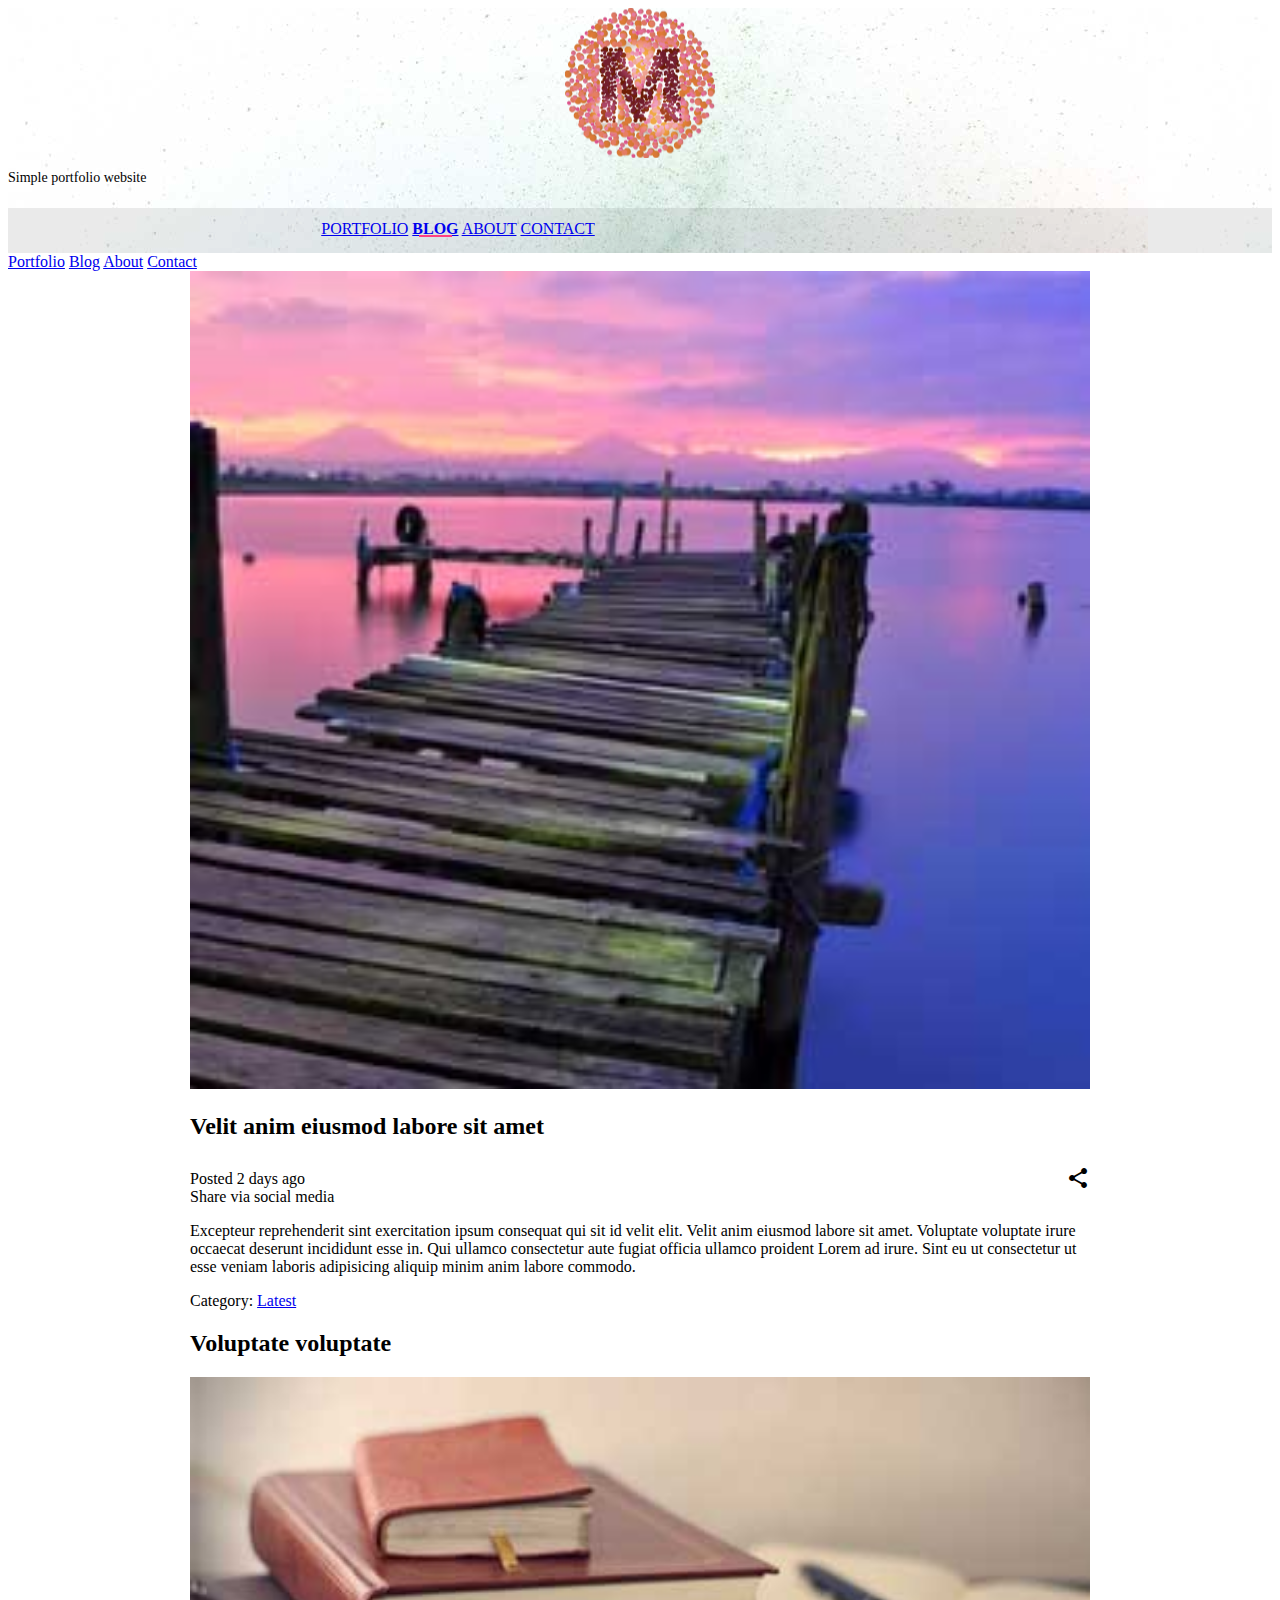
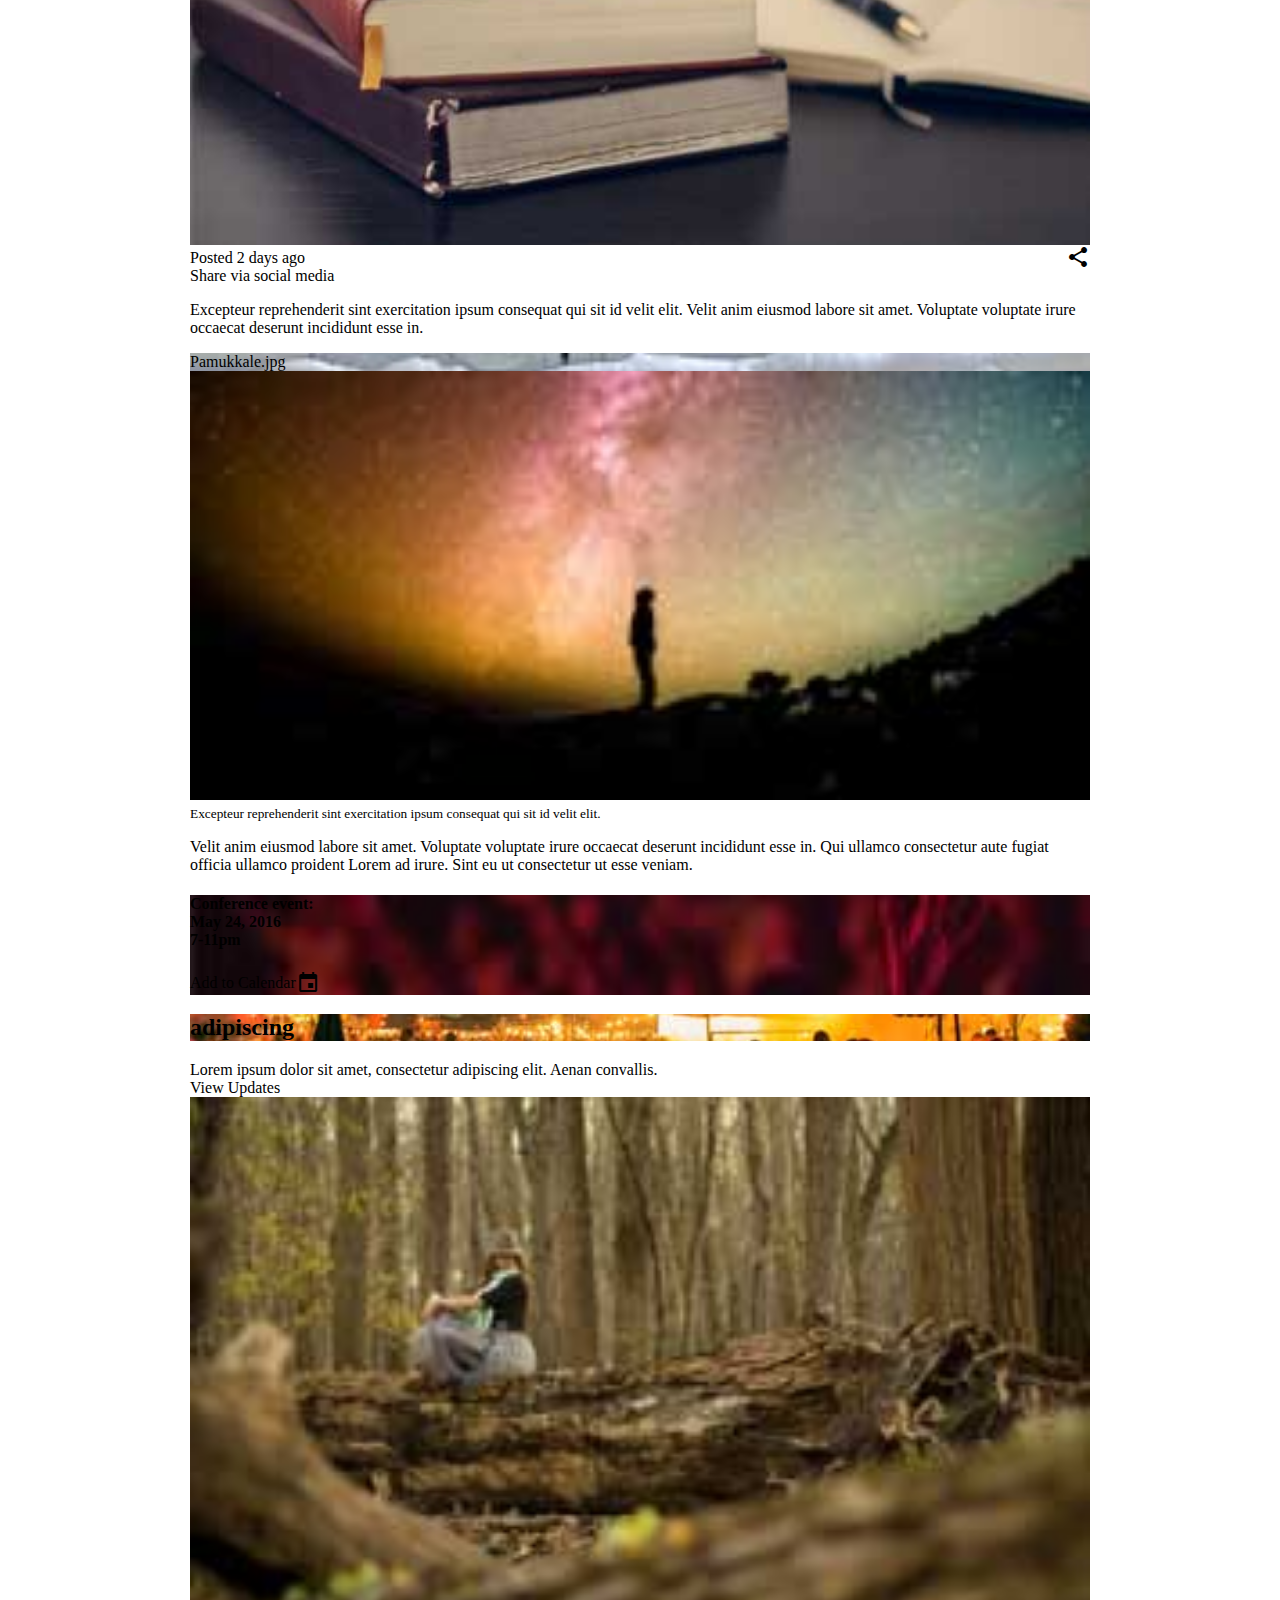
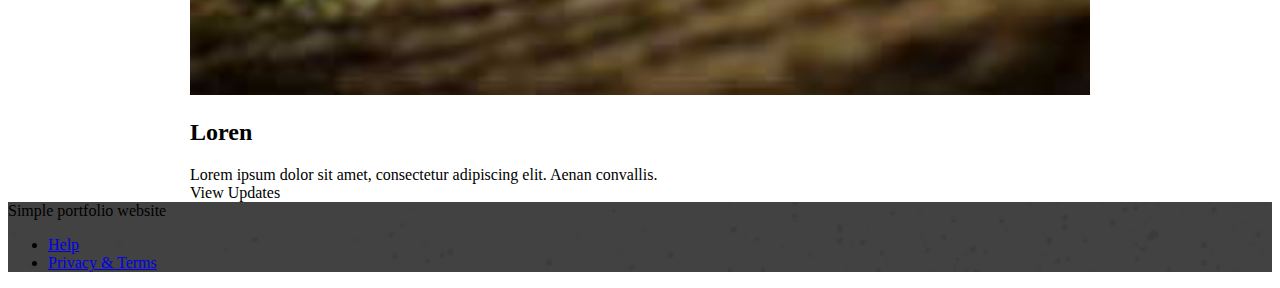
<file: 04_css_framework/google_mdl/blog.html>
<!DOCTYPE html>
<!--
  Material Design Lite
  Copyright 2015 Google Inc. All rights reserved.

  Licensed under the Apache License, Version 2.0 (the "License");
  you may not use this file except in compliance with the License.
  You may obtain a copy of the License at

      https://www.apache.org/licenses/LICENSE-2.0

  Unless required by applicable law or agreed to in writing, software
  distributed under the License is distributed on an "AS IS" BASIS,
  WITHOUT WARRANTIES OR CONDITIONS OF ANY KIND, either express or implied.
  See the License for the specific language governing permissions and
  limitations under the License
-->
<html lang="en">
  <head>
    <meta charset="utf-8" />
    <meta http-equiv="X-UA-Compatible" content="IE=edge" />
    <meta
      name="description"
      content="A portfolio template that uses Material Design Lite."
    />
    <meta
      name="viewport"
      content="width=device-width, initial-scale=1.0, minimum-scale=1.0"
    />
    <title>MDL-Static Website</title>
    <link
      rel="stylesheet"
      href="https://fonts.googleapis.com/css?family=Roboto:regular,bold,italic,thin,light,bolditalic,black,medium&amp;lang=en"
    />
    <link
      rel="stylesheet"
      href="https://code.getmdl.io/1.3.0/material.grey-pink.min.css"
    />
    <link rel="stylesheet" href="styles.css" />
    <link
      rel="stylesheet"
      href="https://fonts.googleapis.com/icon?family=Material+Icons"
    />
  </head>

  <body>
    <div class="mdl-layout mdl-js-layout mdl-layout--fixed-header">
      <header
        class="mdl-layout__header mdl-layout__header--waterfall portfolio-header"
      >
        <div class="mdl-layout__header-row portfolio-logo-row">
          <span class="mdl-layout__title">
            <div class="portfolio-logo"></div>
            <span class="mdl-layout__title">Simple portfolio website</span>
          </span>
        </div>
        <div
          class="mdl-layout__header-row portfolio-navigation-row mdl-layout--large-screen-only"
        >
          <nav
            class="mdl-navigation mdl-typography--body-1-force-preferred-font"
          >
            <a class="mdl-navigation__link" href="index.html">Portfolio</a>
            <a class="mdl-navigation__link is-active" href="blog.html">Blog</a>
            <a class="mdl-navigation__link" href="about.html">About</a>
            <a class="mdl-navigation__link" href="contact.html">Contact</a>
          </nav>
        </div>
      </header>
      <div class="mdl-layout__drawer mdl-layout--small-screen-only">
        <nav class="mdl-navigation mdl-typography--body-1-force-preferred-font">
          <a class="mdl-navigation__link is-active" href="index.html"
            >Portfolio</a
          >
          <a class="mdl-navigation__link" href="blog.html">Blog</a>
          <a class="mdl-navigation__link" href="about.html">About</a>
          <a class="mdl-navigation__link" href="contact.html">Contact</a>
        </nav>
      </div>
      <main class="mdl-layout__content">
        <div class="mdl-grid portfolio-max-width">
          <div
            class="mdl-grid mdl-cell mdl-cell--12-col mdl-cell--4-col-tablet mdl-card mdl-shadow--4dp"
          >
            <div class="mdl-card__media mdl-cell mdl-cell--12-col-tablet">
              <img
                class="article-image"
                src=" images/example-blog01.jpg"
                border="0"
                alt=""
              />
            </div>
            <div class="mdl-cell mdl-cell--8-col">
              <h2 class="mdl-card__title-text">
                Velit anim eiusmod labore sit amet
              </h2>
              <div class="mdl-card__supporting-text padding-top">
                <span>Posted 2 days ago</span>
                <div id="tt1" class="icon material-icons portfolio-share-btn">
                  share
                </div>
                <div class="mdl-tooltip" for="tt1">Share via social media</div>
              </div>
              <div class="mdl-card__supporting-text no-left-padding">
                <p>
                  Excepteur reprehenderit sint exercitation ipsum consequat qui
                  sit id velit elit. Velit anim eiusmod labore sit amet.
                  Voluptate voluptate irure occaecat deserunt incididunt esse
                  in. Qui ullamco consectetur aute fugiat officia ullamco
                  proident Lorem ad irure. Sint eu ut consectetur ut esse veniam
                  laboris adipisicing aliquip minim anim labore commodo.
                </p>
                <span>Category: <a href="#">Latest</a></span>
              </div>
            </div>
          </div>
          <div
            class="mdl-cell mdl-cell--6-col mdl-cell--4-col-tablet mdl-card mdl-shadow--4dp"
          >
            <div class="mdl-card__title">
              <h2 class="mdl-card__title-text">Voluptate voluptate</h2>
            </div>
            <div class="mdl-card__media">
              <a href="#">
                <img
                  class="article-image"
                  src=" images/example-blog02.jpg"
                  border="0"
                  alt=""
              /></a>
            </div>
            <div class="mdl-card__supporting-text no-bottom-padding">
              <span>Posted 2 days ago</span>
              <div id="tt2" class="icon material-icons portfolio-share-btn">
                share
              </div>
              <div class="mdl-tooltip" for="tt2">Share via social media</div>
            </div>
            <div class="mdl-card__supporting-text">
              <p>
                Excepteur reprehenderit sint exercitation ipsum consequat qui
                sit id velit elit. Velit anim eiusmod labore sit amet. Voluptate
                voluptate irure occaecat deserunt incididunt esse in.
              </p>
            </div>
          </div>
          <div
            class="mdl-cell mdl-cell--3-col mdl-cell--4-col-tablet mdl-card mdl-card mdl-shadow--4dp portfolio-blog-card-full-bg"
          >
            <div class="mdl-card__title mdl-card--expand"></div>
            <div class="mdl-card__actions">
              <span class="demo-card-image__filename">Pamukkale.jpg</span>
            </div>
          </div>
          <div
            class="mdl-cell mdl-cell--3-col mdl-cell--4-col-tablet mdl-card mdl-shadow--4dp"
          >
            <div class="mdl-card__media">
              <a href="#">
                <img
                  class="article-image"
                  src=" images/example-blog04.jpg"
                  border="0"
                  alt=""
              /></a>
            </div>
            <div class="mdl-card__supporting-text">
              <small
                >Excepteur reprehenderit sint exercitation ipsum consequat qui
                sit id velit elit.</small
              >
            </div>
            <div class="mdl-card__supporting-text">
              <p>
                Velit anim eiusmod labore sit amet. Voluptate voluptate irure
                occaecat deserunt incididunt esse in. Qui ullamco consectetur
                aute fugiat officia ullamco proident Lorem ad irure. Sint eu ut
                consectetur ut esse veniam.
              </p>
            </div>
          </div>
          <div
            class="demo-card-event mdl-cell mdl-cell--3-col mdl-cell--4-col-tablet mdl-card mdl-card mdl-shadow--4dp portfolio-blog-card-event-bg mdl-color-text--white"
          >
            <div class="mdl-card__title mdl-card--expand">
              <h4 class="mdl-color-text--white">
                Conference event:<br />
                May 24, 2016<br />
                7-11pm
              </h4>
            </div>
            <div class="mdl-card__actions mdl-card--border">
              <a
                class="mdl-button mdl-button--colored mdl-js-button mdl-js-ripple-effect mdl-color-text--white"
              >
                Add to Calendar
              </a>
              <div class="mdl-layout-spacer"></div>
              <i class="material-icons">event</i>
            </div>
          </div>
          <div
            class="mdl-cell mdl-cell--5-col mdl-cell--4-col-tablet mdl-card mdl-card mdl-shadow--4dp"
          >
            <div
              class="mdl-card__title mdl-card--expand portfolio-blog-card-strip-bg mdl-color-text--white"
            >
              <h2 class="mdl-card__title-text">adipiscing</h2>
            </div>
            <div class="mdl-card__supporting-text">
              Lorem ipsum dolor sit amet, consectetur adipiscing elit. Aenan
              convallis.
            </div>
            <div class="mdl-card__actions mdl-card--border">
              <a
                class="mdl-button mdl-button--colored mdl-js-button mdl-js-ripple-effect mdl-button--accent"
              >
                View Updates
              </a>
            </div>
          </div>
          <div
            class="mdl-cell mdl-cell--4-col mdl-cell--4-col-tablet mdl-card mdl-card mdl-shadow--4dp portfolio-blog-card-compact"
          >
            <div class="mdl-card__media">
              <img
                class="article-image"
                src=" images/example-blog07.jpg"
                border="0"
                alt=""
              />
            </div>
            <div class="mdl-card__title">
              <h2 class="mdl-card__title-text">Loren</h2>
            </div>
            <div class="mdl-card__supporting-text">
              Lorem ipsum dolor sit amet, consectetur adipiscing elit. Aenan
              convallis.
            </div>
            <div class="mdl-card__actions mdl-card--border">
              <a
                class="mdl-button mdl-button--colored mdl-js-button mdl-js-ripple-effect mdl-button--accent"
              >
                View Updates
              </a>
            </div>
          </div>
        </div>
        <footer class="mdl-mini-footer">
          <div class="mdl-mini-footer__left-section">
            <div class="mdl-logo">Simple portfolio website</div>
          </div>
          <div class="mdl-mini-footer__right-section">
            <ul class="mdl-mini-footer__link-list">
              <li><a href="#">Help</a></li>
              <li><a href="#">Privacy & Terms</a></li>
            </ul>
          </div>
        </footer>
      </main>
    </div>
    <script src="https://code.getmdl.io/1.3.0/material.min.js"></script>
  </body>
</html>
</file>
<file: 03_css/css/style.css>
/* Selector type */
h1 {
  color: red;
}

/* Selector class */
.biru {
  color: blue;
}
.hijau {
  color: green;
}
.bgpink {
  background-color: pink;
}
.bghijau {
  background-color: green;
}
.bgbiru {
  background-color: blue;
}
.bgmerah {
  background-color: red;
}
.bgorange {
  background-color: orange;
}
.bghitam {
  background-color: black;
}
.bgcool {
  background: linear-gradient(90deg, #000 0%, #b31717 52%, #fff 100%);
}

.rotasi {
  -webkit-animation: rotate-scale-up 0.65s linear both;
  animation: rotate-scale-up 0.65s linear both;
}

/* Selector pseudo class */
a {
  color: blue;
}
a:hover {
  color: magenta;
}

/* Start Kotak */
.kotak1 {
  color: white;
  background-color: black;
  border: 5px solid red;
  font-size: 11px;
  padding: 10px;
  margin: 10px;
  width: 100px;
}
.kotak2 {
  color: #eeeeee;
  background-color: rgba(0, 0, 0, 1);
  padding: 10px;
  width: 200px;
}
/* End Kotak */

/* Start Paragraph */
.paragraph-sans {
  font-family: Helvetica, Arial, sans-serif;
}
.paragraph-serif {
  font-family: Georgia, "Times New Roman", serif;
}
/* End Paragraph */ ;
</file>
<file: 04_css_framework/google_mdl/styles.css>
.portfolio-header {
  position: relative;
  background-image: url(images/header-bg.jpg);
}

.portfolio-header .mdl-layout__header-row {
  padding: 0;
  -webkit-justify-content: center;
  -ms-flex-pack: center;
  justify-content: center;
}

.mdl-layout__title {
  font-size: 14px;
  text-align: center;
  font-weight: 300;
}

.is-compact .mdl-layout__title span {
  display: none;
}

.portfolio-logo-row {
  min-height: 200px;
}

.is-compact .portfolio-logo-row {
  min-height: auto;
}

.portfolio-logo {
  background: url(images/logo.png) 50% no-repeat;
  background-size: cover;
  height: 150px;
  width: 150px;
  margin: auto auto 10px;
}

.is-compact .portfolio-logo {
  height: 50px;
  width: 50px;
  margin-top: 7px;
}

.portfolio-navigation-row {
  background-color: rgba(0, 0, 0, 0.08);
  text-transform: uppercase;
  height: 45px;
}

.portfolio-navigation-row .mdl-navigation {
  text-align: center;
  max-width: 900px;
  width: 100%;
}

.portfolio-navigation-row .mdl-navigation__link {
  -webkit-flex: 1;
  -ms-flex: 1;
  flex: 1;
  line-height: 42px;
}

.portfolio-header .mdl-layout__drawer-button {
  background-color: rgba(197, 197, 197, 0.44);
}

.portfolio-navigation-row .is-active {
  position: relative;
  font-weight: bold;
}

.portfolio-navigation-row .is-active:after {
  content: "";
  width: 70%;
  height: 2px;
  display: block;
  position: absolute;
  bottom: 0;
  left: 0;
  background-color: rgb(255, 64, 129);
  left: 15%;
}

.portfolio-card .mdl-card__title {
  padding-bottom: 0;
}

.portfolio-blog-card-full-bg {
  background: url(images/example-blog03.jpg) center / cover;
}

.portfolio-blog-card-event-bg {
  background: url(images/example-blog05.jpg) center / cover;
}

.portfolio-blog-card-strip-bg {
  background: url(images/example-blog06.jpg) center / cover;
}

.portfolio-blog-card-compact .mdl-card__title {
  padding-bottom: 0;
}

.portfolio-blog-card-bg > .mdl-card__actions {
  height: 52px;
  padding: 16px;
  background: rgba(0, 0, 0, 0.2);
}

img.article-image {
  width: 100%;
  height: auto;
}

.portfolio-max-width {
  max-width: 900px;
  margin: auto;
}

.portfolio-copy {
  max-width: 700px;
}

.no-padding {
  padding: 0;
}

.no-left-padding {
  padding-left: 0;
}

.no-bottom-padding {
  padding-bottom: 0;
}

.padding-top {
  padding: 10px 0 0;
}

.portfolio-share-btn {
  position: relative;
  float: right;
  top: -4px;
}

.demo-card-event > .mdl-card__actions {
  -webkit-align-items: center;
  -ms-flex-align: center;
  align-items: center;
  box-sizing: border-box;
  display: -webkit-flex;
  display: -ms-flexbox;
  display: flex;
}

.portfolio-contact .mdl-textfield {
  width: 100%;
}

.portfolio-contact form {
  max-width: 550px;
  margin: auto;
}

footer {
  background-image: url(images/footer-background.png);
  background-size: cover;
}
</file>
<file: 03_css/css/layout.css>
body {
  margin: 0;
  padding: 0;
}

/* Start Layout 1 */
.nav-1,
.footer-1,
.left-1,
.center-1,
.right-1 {
  padding: 10px;
}

.main-1 {
  margin: 10px 0 10px 0;
  overflow: hidden;
}

.left-1,
.center-1,
.right-1 {
  float: left;
}

.left-1 {
  width: 28%;
}
.center-1 {
  margin: 0 10px 0 10px;
  width: 29%;
}
.right-1 {
  width: 28%;
}
/* End Layout 1 */

/* Start Layout 2 */
.nav-2,
.footer-2,
.left-2,
.center-2,
.right-2 {
  padding: 10px;
}
.main-2 {
  margin: 10px 0 10px 0;
  display: flex;
}
.left-2,
.center-2,
.right-2 {
  flex-basis: 100%;
}
.center-2 {
  margin: 0 10px 0 10px;
}
/* End Layout 2 */

/* Start Layout 3 */
.nav-3,
.footer-3,
.left-3,
.center-3,
.right-3 {
  padding: 10px;
}

.main-3 {
  display: grid;
  grid-template-columns: 33.33% 33.33% 33.33%;
  grid-template-rows: 100%;
  margin: 10px 0 10px 0;
}

.center-3 {
  margin: 0 10px 0 10px;
}
/* End Layout 3 */
</file>
<file: 04_css_framework/bootstrap/css/blog.css>
/* stylelint-disable selector-list-comma-newline-after */

.blog-header {
  border-bottom: 1px solid #e5e5e5;
}

.blog-header-logo {
  font-family: "Playfair Display", Georgia, "Times New Roman",
    serif /*rtl:Amiri, Georgia, "Times New Roman", serif*/;
  font-size: 2.25rem;
}

.blog-header-logo:hover {
  text-decoration: none;
}

h1,
h2,
h3,
h4,
h5,
h6 {
  font-family: "Playfair Display", Georgia, "Times New Roman",
    serif /*rtl:Amiri, Georgia, "Times New Roman", serif*/;
}

.display-4 {
  font-size: 2.5rem;
}
@media (min-width: 768px) {
  .display-4 {
    font-size: 3rem;
  }
}

.flex-auto {
  flex: 0 0 auto;
}

.h-250 {
  height: 250px;
}
@media (min-width: 768px) {
  .h-md-250 {
    height: 250px;
  }
}

/* Pagination */
.blog-pagination {
  margin-bottom: 4rem;
}

/*
   * Blog posts
   */
.blog-post {
  margin-bottom: 4rem;
}
.blog-post-title {
  font-size: 2.5rem;
}
.blog-post-meta {
  margin-bottom: 1.25rem;
  color: #727272;
}

/*
   * Footer
   */
.blog-footer {
  padding: 2.5rem 0;
  color: #727272;
  text-align: center;
  background-color: #f9f9f9;
  border-top: 0.05rem solid #e5e5e5;
}
.blog-footer p:last-child {
  margin-bottom: 0;
}
</file>
